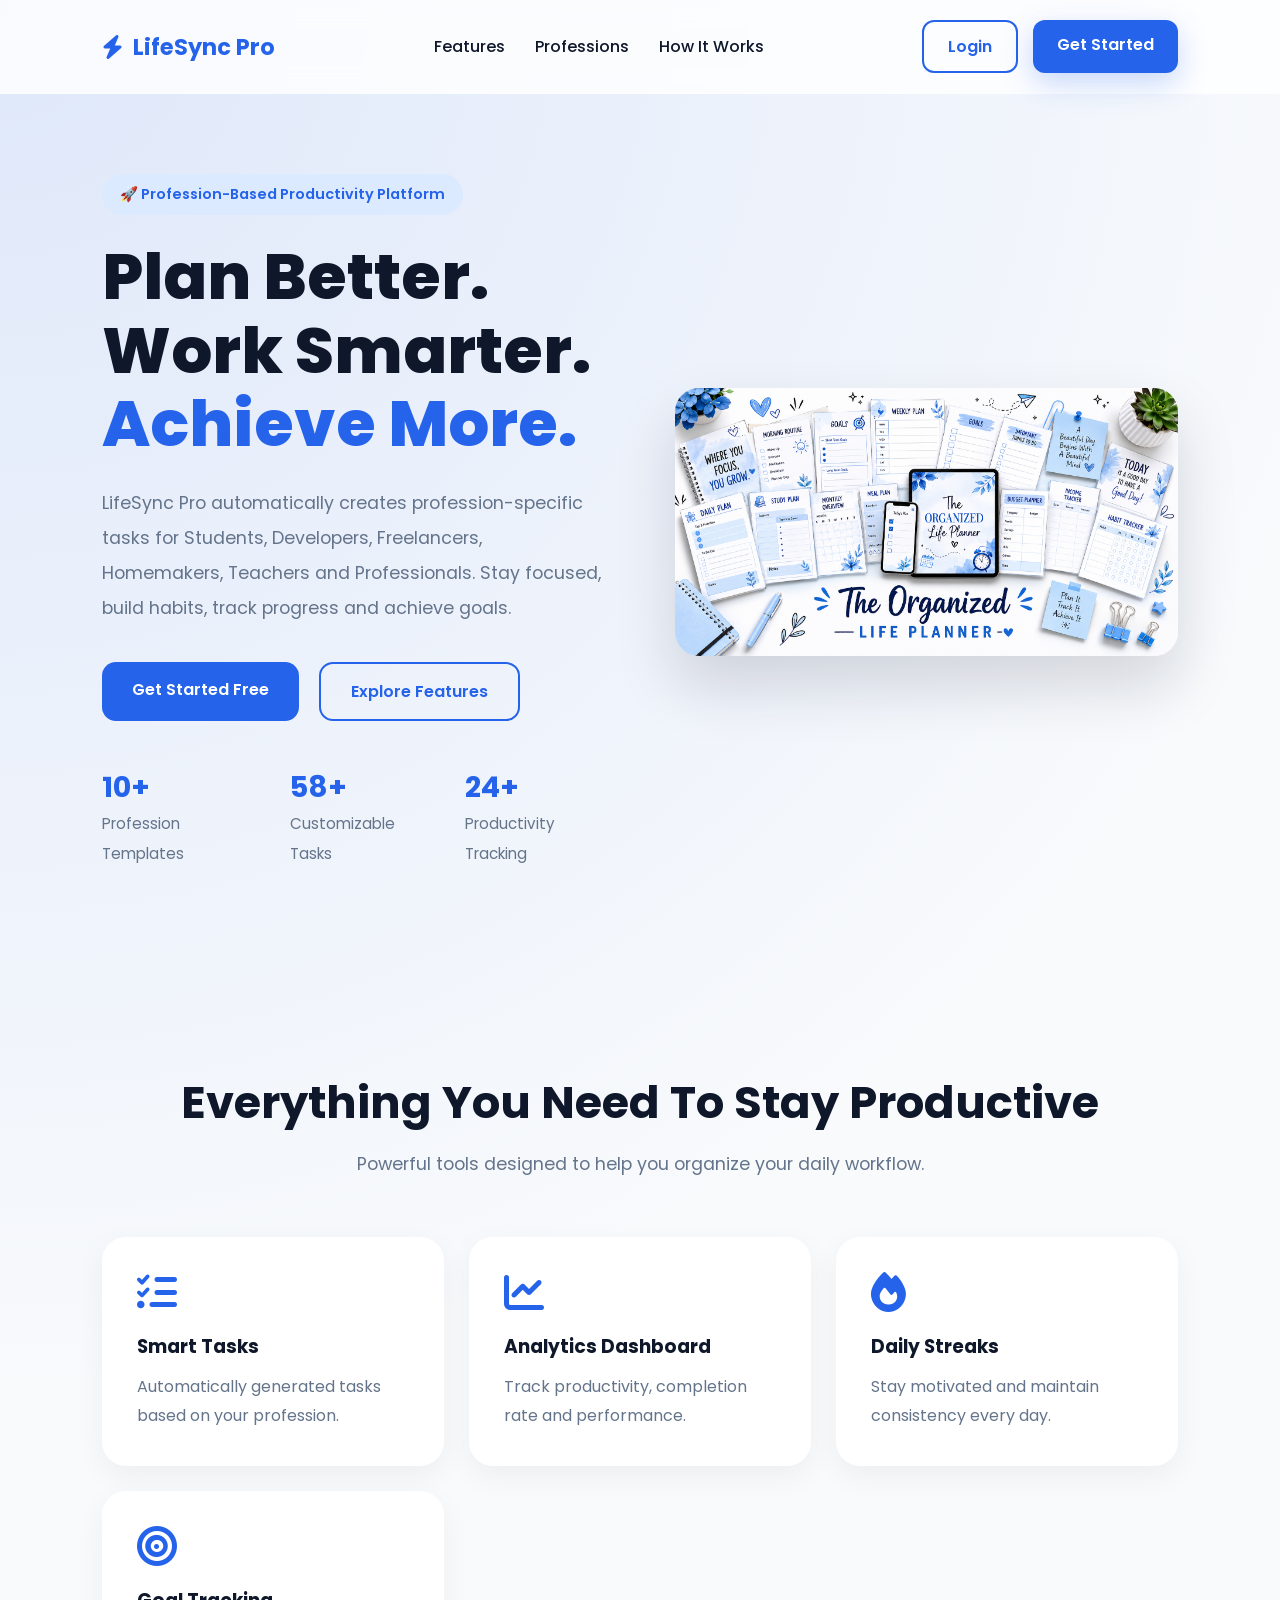
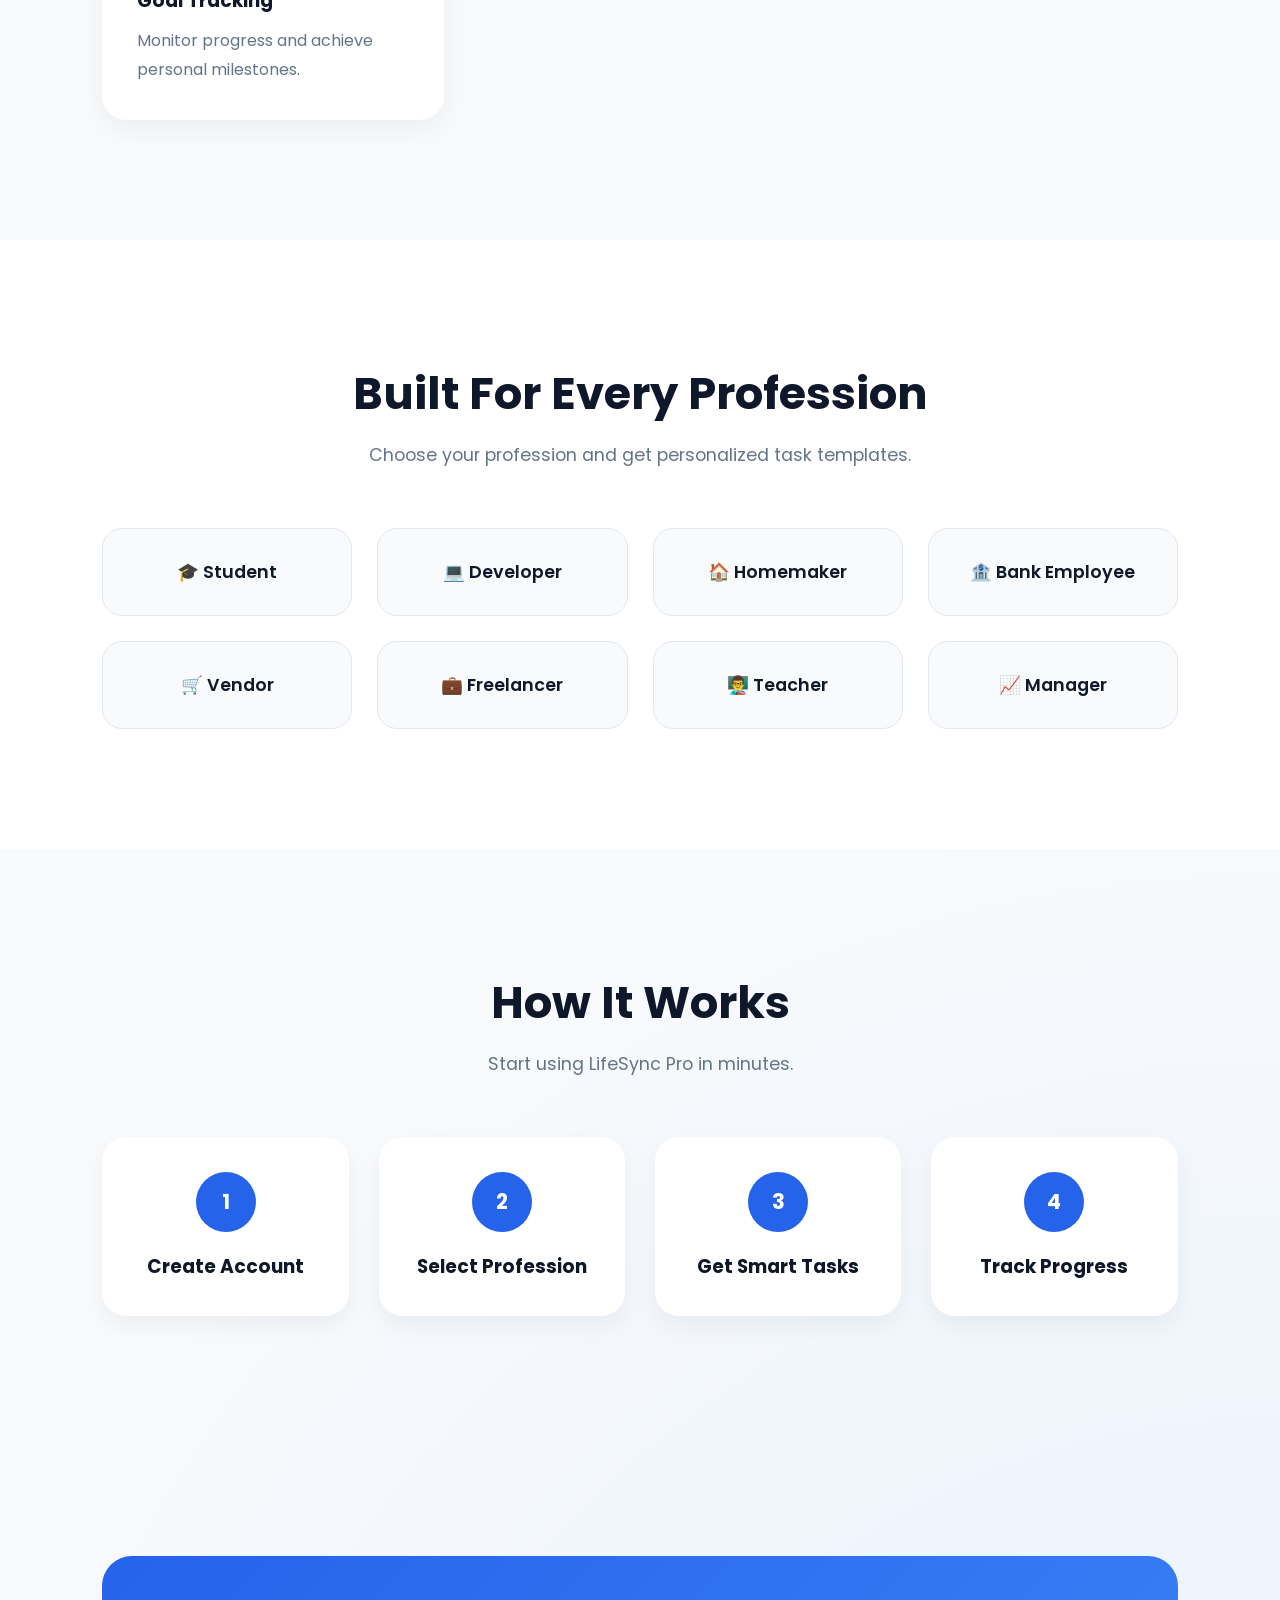
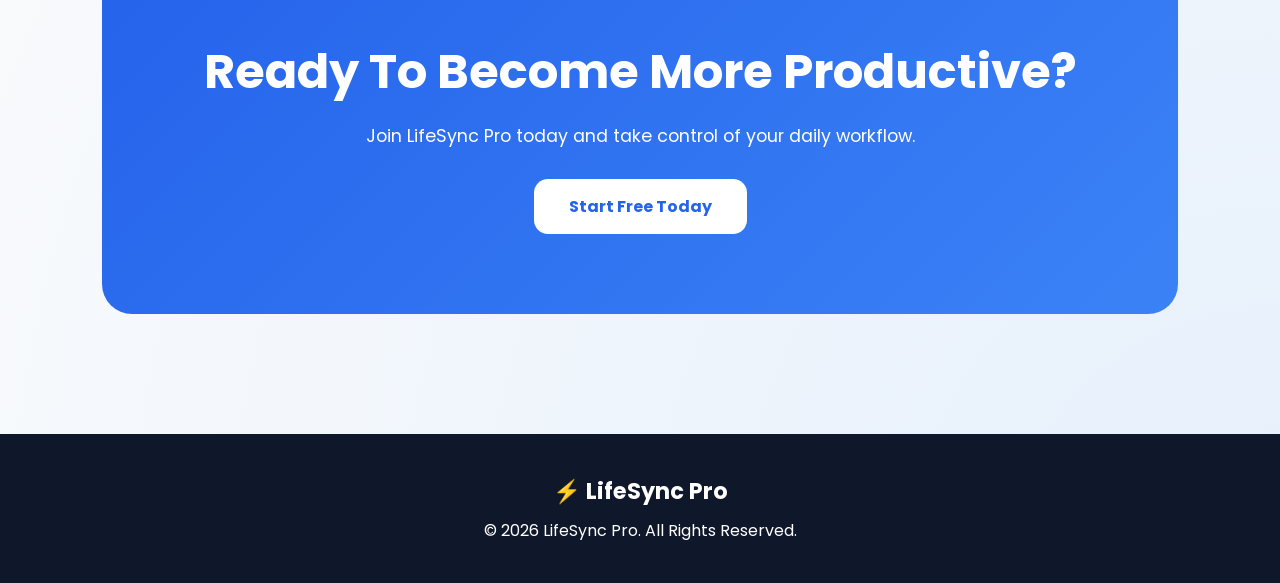
<file: index.html>
<!DOCTYPE html>

<html lang="en">

<head>

<meta charset="UTF-8">

<meta name="viewport"
content="width=device-width, initial-scale=1.0">

<title>LifeSync Pro | Smart Productivity Platform</title>

<link rel="stylesheet"
href="./css/index.css">


<link rel="preconnect"
href="https://fonts.googleapis.com">

<link href="https://fonts.googleapis.com/css2?family=Poppins:wght@300;400;500;600;700;800&display=swap"
rel="stylesheet">

<link rel="stylesheet"
href="https://cdnjs.cloudflare.com/ajax/libs/font-awesome/6.5.1/css/all.min.css"/>

</head>

<body>

<!-- NAVBAR -->

<nav class="navbar">

<div class="logo">

<i class="fa-solid fa-bolt"></i>

<span>LifeSync Pro</span>

</div>

<div class="nav-links">

<a href="#features">Features</a>

<a href="#professions">Professions</a>

<a href="#how-it-works">How It Works</a>

</div>

<div class="nav-actions">

<a href="./pages/login.html"
class="login-btn">

Login

</a>

<a href="./pages/register.html"
class="register-btn">

Get Started

</a>

</div>

</nav>

<!-- HERO -->

<section class="hero">

<div class="hero-content">

<div class="badge">

🚀 Profession-Based Productivity Platform

</div>

<h1>

Plan Better.<br>

Work Smarter.<br>

<span>Achieve More.</span>

</h1>

<p>

LifeSync Pro automatically creates
profession-specific tasks for Students,
Developers, Freelancers, Homemakers,
Teachers and Professionals.

Stay focused, build habits,
track progress and achieve goals.

</p>

<div class="hero-buttons">

<a href="./pages/register.html"
class="primary-btn">

Get Started Free

</a>

<a href="#features"
class="secondary-btn">

Explore Features

</a>

</div>

<div class="hero-stats">

<div>

<h3>10+</h3>

<p>Profession Templates</p>

</div>

<div>

<h3>100%</h3>

<p>Customizable Tasks</p>

</div>

<div>

<h3>24/7</h3>

<p>Productivity Tracking</p>

</div>

</div>

</div>

<div class="hero-image">

<img
src="./assets/banner.png"
alt="Dashboard Preview">

</div>

</section>

<!-- FEATURES -->

<section
id="features"
class="features">

<div class="section-header">

<h2>

Everything You Need To Stay Productive

</h2>

<p>

Powerful tools designed to help
you organize your daily workflow.

</p>

</div>

<div class="feature-grid">

<div class="feature-card">

<i class="fa-solid fa-list-check"></i>

<h3>

Smart Tasks

</h3>

<p>

Automatically generated tasks
based on your profession.

</p>

</div>

<div class="feature-card">

<i class="fa-solid fa-chart-line"></i>

<h3>

Analytics Dashboard

</h3>

<p>

Track productivity,
completion rate and performance.

</p>

</div>

<div class="feature-card">

<i class="fa-solid fa-fire"></i>

<h3>

Daily Streaks

</h3>

<p>

Stay motivated and
maintain consistency every day.

</p>

</div>

<div class="feature-card">

<i class="fa-solid fa-bullseye"></i>

<h3>

Goal Tracking

</h3>

<p>

Monitor progress and
achieve personal milestones.

</p>

</div>

</div>

</section>

<!-- PROFESSIONS -->

<section
id="professions"
class="professions">

<div class="section-header">

<h2>

Built For Every Profession

</h2>

<p>

Choose your profession and
get personalized task templates.

</p>

</div>

<div class="profession-grid">

<div class="profession-card">
🎓 Student
</div>

<div class="profession-card">
💻 Developer
</div>

<div class="profession-card">
🏠 Homemaker
</div>

<div class="profession-card">
🏦 Bank Employee
</div>

<div class="profession-card">
🛒 Vendor
</div>

<div class="profession-card">
💼 Freelancer
</div>

<div class="profession-card">
👨‍🏫 Teacher
</div>

<div class="profession-card">
📈 Manager
</div>

</div>

</section>

<!-- HOW IT WORKS -->

<section
id="how-it-works"
class="workflow">

<div class="section-header">

<h2>

How It Works

</h2>

<p>

Start using LifeSync Pro in minutes.

</p>

</div>

<div class="steps">

<div class="step">

<span>1</span>

<h3>Create Account</h3>

</div>

<div class="step">

<span>2</span>

<h3>Select Profession</h3>

</div>

<div class="step">

<span>3</span>

<h3>Get Smart Tasks</h3>

</div>

<div class="step">

<span>4</span>

<h3>Track Progress</h3>

</div>

</div>

</section>

<!-- CTA -->

<section class="cta">

<h2>

Ready To Become More Productive?

</h2>

<p>

Join LifeSync Pro today and
take control of your daily workflow.

</p>

<a href="./pages/register.html">

Start Free Today

</a>

</section>

<!-- FOOTER -->

<footer>

<div class="footer-logo">

⚡ LifeSync Pro

</div>

<p>

© 2026 LifeSync Pro.
All Rights Reserved.

</p>

</footer>

<script src="./js/index.js"></script>

</body>

</html>
</file>
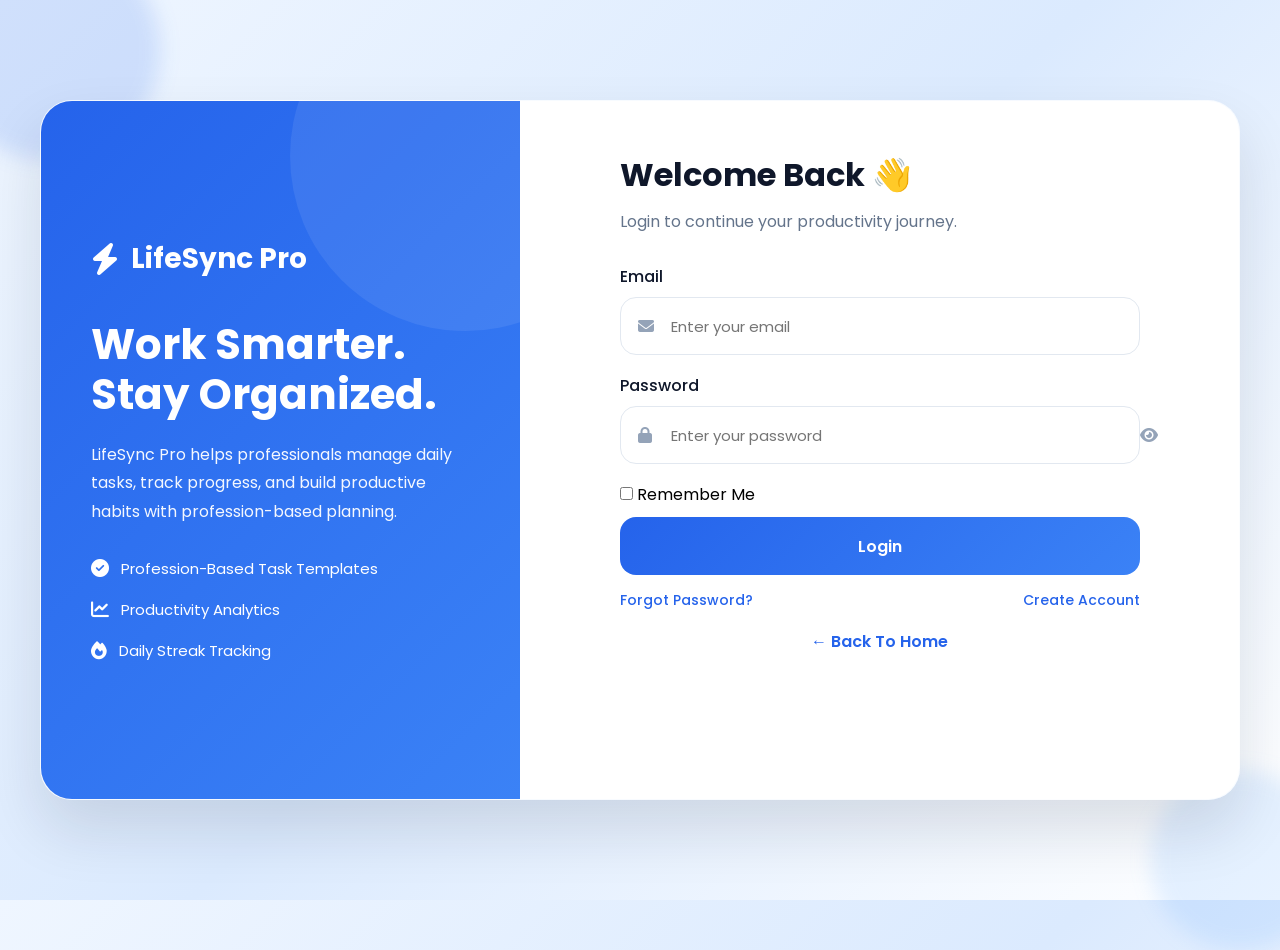
<file: pages/analytics.html>
<!DOCTYPE html>
<html lang="en">

<head>

<meta charset="UTF-8">

<meta name="viewport"
content="width=device-width, initial-scale=1.0">

<title>Analytics | LifeSync Pro</title>

<link rel="stylesheet"
href="../css/analytics.css">

<link rel="preconnect"
href="https://fonts.googleapis.com">

<link href="https://fonts.googleapis.com/css2?family=Poppins:wght@300;400;500;600;700&display=swap"
rel="stylesheet">

<link rel="stylesheet"
href="https://cdnjs.cloudflare.com/ajax/libs/font-awesome/6.5.1/css/all.min.css"/>

</head>

<body>

<div class="analytics-dashboard">

    <!-- SIDEBAR -->

    <aside class="sidebar">

        <div>

            <div class="logo">

                <i class="fa-solid fa-bolt"></i>

                <span>LifeSync Pro</span>

            </div>

            <div class="user-card">

                <div class="avatar">
                    <img
                id="profileAvatar"
                src="../assets/propic.png"
                alt="Profile"
              />
                    

                </div>

                <h3 id="userName">

                    User Name

                </h3>

                <p id="userProfession">

                    Profession

                </p>

            </div>

            <nav class="menu">

                <a href="dashboard.html">

                    <i class="fa-solid fa-house"></i>
                    Dashboard

                </a>

                <a href="tasks.html">

                    <i class="fa-solid fa-list-check"></i>
                    Tasks

                </a>

                <a href="analytics.html"
                class="active">

                    <i class="fa-solid fa-chart-line"></i>
                    Analytics

                </a>

                <a href="profile.html">

                    <i class="fa-solid fa-user"></i>
                    Profile

                </a>

                <a href="settings.html">

                    <i class="fa-solid fa-gear"></i>
                    Settings

                </a>

            </nav>

        </div>

        <button id="logoutBtn">

            <i class="fa-solid fa-right-from-bracket"></i>

            Logout

        </button>

    </aside>

    <!-- MAIN CONTENT -->

    <main class="main-content">

        <section class="page-header">

            <div>

                <h1>

                    Productivity Analytics 📈

                </h1>

                <p>

                    Monitor your performance and
                    productivity growth.

                </p>

            </div>

            <div id="todayDate"
            class="date-box">

            </div>

        </section>

        <!-- KPI CARDS -->

        <section class="analytics-cards">

            <div class="analytics-card">

                <i class="fa-solid fa-list-check"></i>

                <h2 id="totalTasks">

                    0

                </h2>

                <p>Total Tasks</p>

            </div>

            <div class="analytics-card">

                <i class="fa-solid fa-circle-check"></i>

                <h2 id="completedTasks">

                    0

                </h2>

                <p>Completed</p>

            </div>

            <div class="analytics-card">

                <i class="fa-solid fa-clock"></i>

                <h2 id="pendingTasks">

                    0

                </h2>

                <p>Pending</p>

            </div>

            <div class="analytics-card">

                <i class="fa-solid fa-fire"></i>

                <h2 id="streakCount">

                    0

                </h2>

                <p>Daily Streak</p>

            </div>

        </section>

        <!-- PRODUCTIVITY SCORE -->

        <section class="score-section">

            <div class="score-card">

                <h2>

                    Productivity Score

                </h2>

                <div
                id="productivityScore"
                class="score-circle">

                    0%

                </div>

            </div>

            <div class="score-card">

                <h2>

                    Completion Rate

                </h2>

                <div
                id="completionRate"
                class="score-circle">

                    0%

                </div>

            </div>

        </section>

        <!-- PROGRESS BAR -->

        <section class="progress-section">

            <h2>

                Overall Progress

            </h2>

            <div class="progress-container">

                <div
                class="progress-fill"
                id="progressFill">

                </div>

            </div>

        </section>

        <!-- PROFESSION INSIGHTS -->

        <section class="profession-section">

            <h2>

                Profession Insights

            </h2>

            <div class="profession-card">

                <h3 id="professionTitle">

                    Developer

                </h3>

                <p id="professionMessage">

                    Keep improving daily.

                </p>

            </div>

        </section>

        <!-- ACHIEVEMENTS -->

        <section class="achievement-section">

            <h2>

                Achievements

            </h2>

            <div class="achievement-grid">

                <div class="achievement">

                    🔥 Daily Streak

                </div>

                <div class="achievement">

                    ⚡ Task Master

                </div>

                <div class="achievement">

                    🏆 Productivity Hero

                </div>

                <div class="achievement">

                    🚀 Consistency Pro

                </div>

            </div>

        </section>

    </main>

    <!-- RIGHT PANEL -->

    <aside class="right-panel">

        <div class="tip-card">

            <h3>

                Productivity Tip

            </h3>

            <p>

                Complete important tasks first.
                Small wins build momentum.

            </p>

        </div>

        <div class="tip-card">

            <h3>

                Goal Status

            </h3>

            <p id="goalStatus">

                Keep Going 🚀

            </p>

        </div>

        <div class="tip-card">

            <h3>

                Motivation

            </h3>

            <p>

                Consistency beats intensity.
                Focus on progress every day.

            </p>

        </div>

    </aside>

</div>

<script type="module"
src="../js/analytics.js"></script>

</body>
</html>
</file>
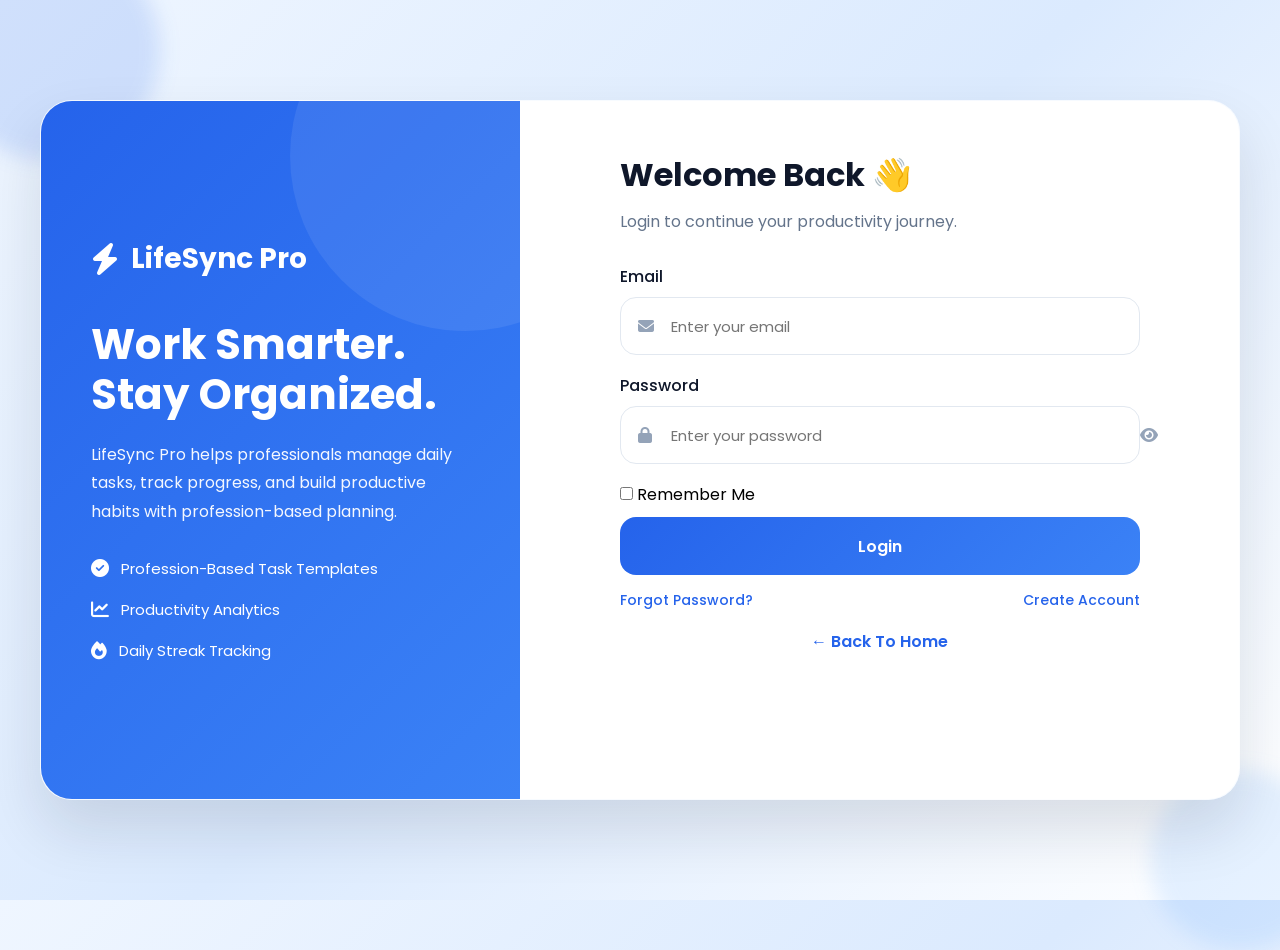
<file: pages/dashboard.html>
<!doctype html>
<html lang="en">
  <head>
    <meta charset="UTF-8" />
    <meta name="viewport" content="width=device-width, initial-scale=1.0" />

    <title>Dashboard | LifeSync Pro</title>

    <link rel="stylesheet" href="../css/dashboard.css" />

    <link
      href="https://fonts.googleapis.com/css2?family=Poppins:wght@300;400;500;600;700;800&display=swap"
      rel="stylesheet"
    />

    <link
      rel="stylesheet"
      href="https://cdnjs.cloudflare.com/ajax/libs/font-awesome/6.5.1/css/all.min.css"
    />
  </head>

  <body>
    <div class="dashboard">
      <!-- SIDEBAR -->

      <aside class="sidebar">
        <div>
          <div class="logo">
            <i class="fa-solid fa-bolt"></i>

            <span>LifeSync Pro</span>
          </div>

          <div class="user-card">
            <div class="avatar">
              <img
                id="profileAvatar"
                src="../assets/propic.png"
                alt="Profile"
              />
            </div>

            <h3 id="sidebarName">User</h3>

            <p id="sidebarProfession">Profession</p>
          </div>

          <nav class="menu">
            <a href="dashboard.html" class="active">
              <i class="fa-solid fa-house"></i>

              Dashboard
            </a>

            <a href="tasks.html">
              <i class="fa-solid fa-list-check"></i>

              Tasks
            </a>

            <a href="analytics.html">
              <i class="fa-solid fa-chart-line"></i>

              Analytics
            </a>

            <a href="profile.html">
              <i class="fa-solid fa-user"></i>

              Profile
            </a>

            <a href="settings.html">
              <i class="fa-solid fa-gear"></i>

              Settings
            </a>
          </nav>
        </div>

        <button id="logoutBtn">
          <i class="fa-solid fa-right-from-bracket"></i>

          Logout
        </button>
      </aside>

      <!-- MAIN CONTENT -->

      <main class="main-content">
        <!-- HERO -->

        <section class="hero-card">
          <div>
            <h1 id="welcomeUser">Welcome Back 👋</h1>

            <p id="professionBadge">Developer</p>

            <span id="todayDate"></span>
          </div>

          <div class="hero-progress">
            <div class="circle">
              <span id="progressPercent"> 0% </span>
            </div>

            <p>Today's Progress</p>
          </div>
        </section>

        <!-- STATS -->

        <section class="stats-grid">
          <div class="stat-card">
            <i class="fa-solid fa-list-check"></i>

            <div>
              <h2 id="totalTasks">0</h2>

              <p>Total Tasks</p>
            </div>
          </div>

          <div class="stat-card">
            <i class="fa-solid fa-circle-check"></i>

            <div>
              <h2 id="completedTasks">0</h2>

              <p>Completed</p>
            </div>
          </div>

          <div class="stat-card">
            <i class="fa-solid fa-clock"></i>

            <div>
              <h2 id="pendingTasks">0</h2>

              <p>Pending</p>
            </div>
          </div>

          <div class="stat-card">
            <i class="fa-solid fa-fire"></i>

            <div>
              <h2 id="streakCount">0</h2>

              <p>Streak</p>
            </div>
          </div>
        </section>
        <section class="planner-section">
          <div class="planner-header">
            <h2>Build Better Habits Every Day 🚀</h2>

            <p>Small actions repeated daily create extraordinary results.</p>
          </div>

          <!-- Slider -->

          <div class="planner-slider">
            <div class="slide active">
              <img src="../assets/slider1.png" alt="Morning Routine" />

              <div class="slide-content">
                <h3>Start Your Day With Purpose</h3>

                <p>
                  Plan your day before distractions begin. A clear plan
                  increases productivity and reduces stress.
                </p>
              </div>
            </div>

            <div class="slide">
              <img src="../assets/slider2.png" alt="Focus" />

              <div class="slide-content">
                <h3>Focus On Important Work</h3>

                <p>
                  Complete high-priority tasks first and avoid multitasking.
                </p>
              </div>
            </div>

            <div class="slide">
              <img src="../assets/slider3.png" alt="Success" />

              <div class="slide-content">
                <h3>Consistency Builds Success</h3>

                <p>Daily discipline beats occasional motivation.</p>
              </div>
            </div>
          </div>

          <!-- Habit Cards -->

          <div class="habit-grid">
            <div class="habit-card">
              <i class="fa-solid fa-sun"></i>
              <h4>Morning Planning</h4>
              <p>Create a task list before starting work.</p>
            </div>

            <div class="habit-card">
              <i class="fa-solid fa-bullseye"></i>
              <h4>Stay Focused</h4>
              <p>Work on one important task at a time.</p>
            </div>

            <div class="habit-card">
              <i class="fa-solid fa-book"></i>
              <h4>Learn Daily</h4>
              <p>Spend 30 minutes learning new skills.</p>
            </div>

            <div class="habit-card">
              <i class="fa-solid fa-bed"></i>
              <h4>Rest Well</h4>
              <p>Proper sleep improves productivity.</p>
            </div>
          </div>
        </section>
      </main>

      <!-- RIGHT PANEL -->

      <aside class="right-panel">
        <div class="glass-card">
          <h3>Today's Focus</h3>

          <p id="focusText">Stay productive and finish your important tasks.</p>
        </div>

        <div class="glass-card">
          <h3>Quick Summary</h3>

          <p>
            Completed:
            <strong id="summaryCompleted"> 0 </strong>
          </p>

          <p>
            Pending:
            <strong id="summaryPending"> 0 </strong>
          </p>
        </div>

        <div class="glass-card quote">
          <h3>Motivation</h3>

          <p>Small progress every day leads to big results.</p>
        </div>
      </aside>
    </div>

    <script type="module" src="../js/dashboard.js"></script>
  </body>
</html>
</file>
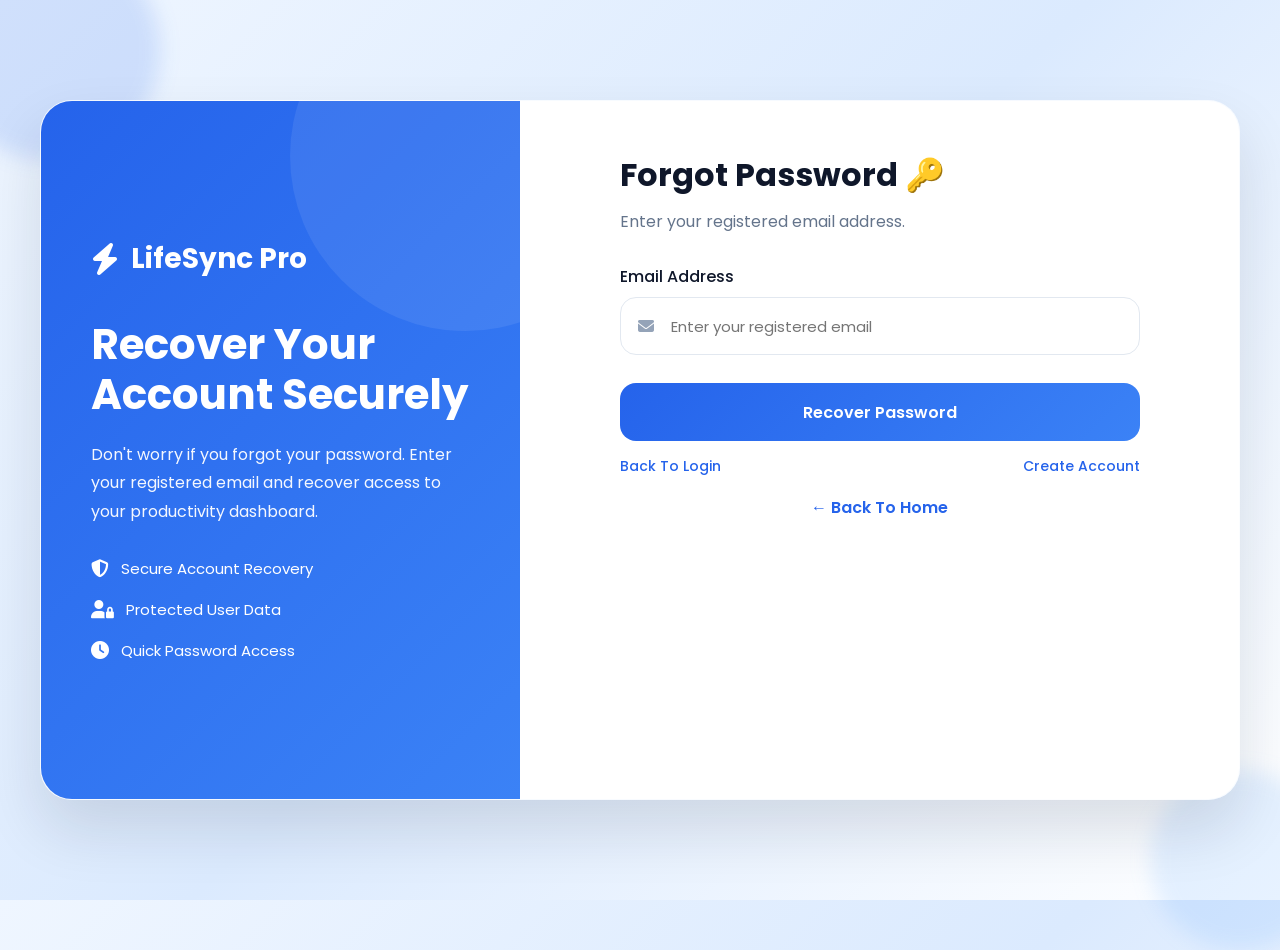
<file: pages/forgot-password.html>
<!DOCTYPE html>
<html lang="en">

<head>

<meta charset="UTF-8">

<meta name="viewport"
content="width=device-width, initial-scale=1.0">

<title>Forgot Password | LifeSync Pro</title>

<link rel="stylesheet"
href="../css/auth.css">

<link rel="preconnect"
href="https://fonts.googleapis.com">

<link href="https://fonts.googleapis.com/css2?family=Poppins:wght@300;400;500;600;700&display=swap"
rel="stylesheet">

<link rel="stylesheet"
href="https://cdnjs.cloudflare.com/ajax/libs/font-awesome/6.5.1/css/all.min.css"/>

</head>

<body>

<div class="shape shape1"></div>
<div class="shape shape2"></div>
<div class="shape shape3"></div>

<div class="auth-container">

    <!-- LEFT PANEL -->

    <div class="auth-left">

        <div class="logo">

            <i class="fa-solid fa-bolt"></i>

            <span>LifeSync Pro</span>

        </div>

        <h1>

            Recover Your
            Account Securely

        </h1>

        <p>

            Don't worry if you forgot your password.
            Enter your registered email and recover
            access to your productivity dashboard.

        </p>

        <div class="features">

            <div>

                <i class="fa-solid fa-shield-halved"></i>

                Secure Account Recovery

            </div>

            <div>

                <i class="fa-solid fa-user-lock"></i>

                Protected User Data

            </div>

            <div>

                <i class="fa-solid fa-clock"></i>

                Quick Password Access

            </div>

        </div>

    </div>

    <!-- RIGHT PANEL -->

    <div class="auth-right">

        <div class="auth-card">

            <h2>

                Forgot Password 🔑

            </h2>

            <p>

                Enter your registered email address.

            </p>

            <form id="forgotForm">

                <div class="form-group">

                    <label>Email Address</label>

                    <div class="input-wrapper">

                        <i class="fa-solid fa-envelope"></i>

                        <input
                        type="email"
                        id="forgotEmail"
                        placeholder="Enter your registered email"
                        required>

                    </div>

                </div>

                <button
                type="submit"
                class="auth-btn">

                    Recover Password

                </button>

            </form>

            <div class="auth-links">

                <a href="login.html">

                    Back To Login

                </a>

                <a href="register.html">

                    Create Account

                </a>

            </div>

            <div class="back-home">

                <a href="../index.html">

                    ← Back To Home

                </a>

            </div>

        </div>

    </div>

</div>

<script type="module"
src="../js/auth.js"></script>

</body>

</html>
</file>
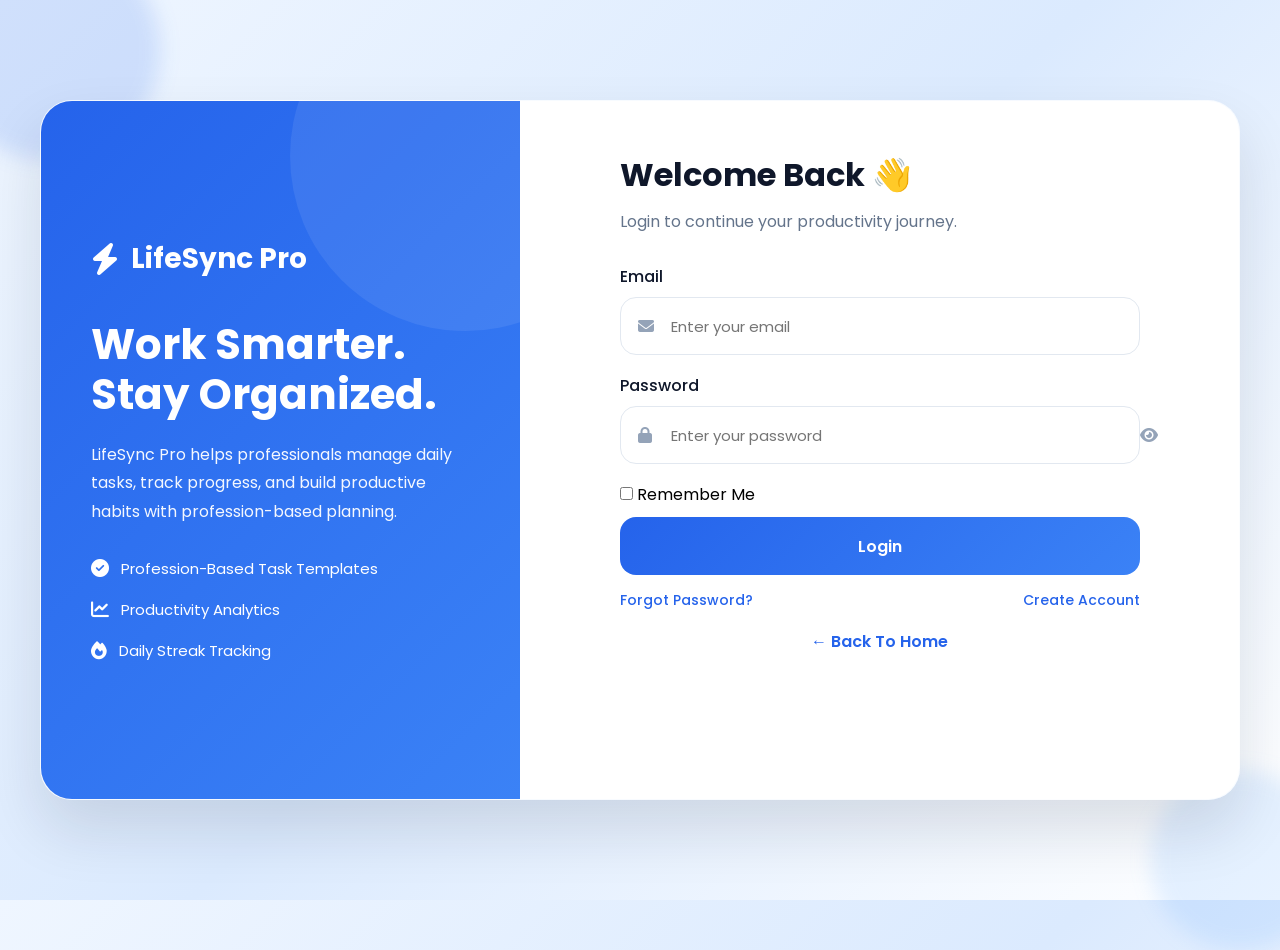
<file: pages/login.html>
<!doctype html>
<html lang="en">
  <head>
    <meta charset="UTF-8" />

    <meta name="viewport" content="width=device-width, initial-scale=1.0" />

    <title>Login | LifeSync Pro</title>

    <link rel="stylesheet" href="../css/auth.css" />

    <link rel="preconnect" href="https://fonts.googleapis.com" />

    <link
      href="https://fonts.googleapis.com/css2?family=Poppins:wght@300;400;500;600;700&display=swap"
      rel="stylesheet"
    />

    <link
      rel="stylesheet"
      href="https://cdnjs.cloudflare.com/ajax/libs/font-awesome/6.5.1/css/all.min.css"
    />
  </head>

  <body>
    <div class="shape shape1"></div>
    <div class="shape shape2"></div>
    <div class="shape shape3"></div>

    <div class="auth-container">
      <!-- LEFT PANEL -->

      <div class="auth-left">
        <div class="logo">
          <i class="fa-solid fa-bolt"></i>

          <span>LifeSync Pro</span>
        </div>

        <h1>
          Work Smarter.<br />
          Stay Organized.
        </h1>

        <p>
          LifeSync Pro helps professionals manage daily tasks, track progress,
          and build productive habits with profession-based planning.
        </p>

        <div class="features">
          <div>
            <i class="fa-solid fa-circle-check"></i>

            Profession-Based Task Templates
          </div>

          <div>
            <i class="fa-solid fa-chart-line"></i>

            Productivity Analytics
          </div>

          <div>
            <i class="fa-solid fa-fire"></i>

            Daily Streak Tracking
          </div>
        </div>
      </div>

      <!-- RIGHT PANEL -->

      <div class="auth-right">
        <div class="auth-card">
          <h2>Welcome Back 👋</h2>

          <p>Login to continue your productivity journey.</p>

          <form id="loginForm">
            <div class="form-group">
              <label>Email</label>

              <div class="input-wrapper">
                <i class="fa-solid fa-envelope"></i>

                <input
                  type="email"
                  id="email"
                  placeholder="Enter your email"
                  required
                />
              </div>
            </div>

            <div class="form-group">
              <label>Password</label>

              <div class="input-wrapper">
                <i class="fa-solid fa-lock"></i>

                <input
                  type="password"
                  id="password"
                  placeholder="Enter your password"
                  required
                />

                <span class="password-toggle" id="togglePassword">
                  <i class="fa-solid fa-eye"></i>
                </span>
              </div>
            </div>

            <div class="remember-row">
              <label>
                <input type="checkbox" id="rememberMe" />

                Remember Me
              </label>
            </div>

            <button type="submit" class="auth-btn">Login</button>
          </form>

          <div class="auth-links">
            <a href="forgot-password.html"> Forgot Password? </a>

            <a href="register.html"> Create Account </a>
          </div>

          <div class="back-home">
            <a href="../index.html"> ← Back To Home </a>
          
      </div>
    </div>
    
    <script type="module" src="../js/auth.js"></script>
  </body>
</html>
</file>
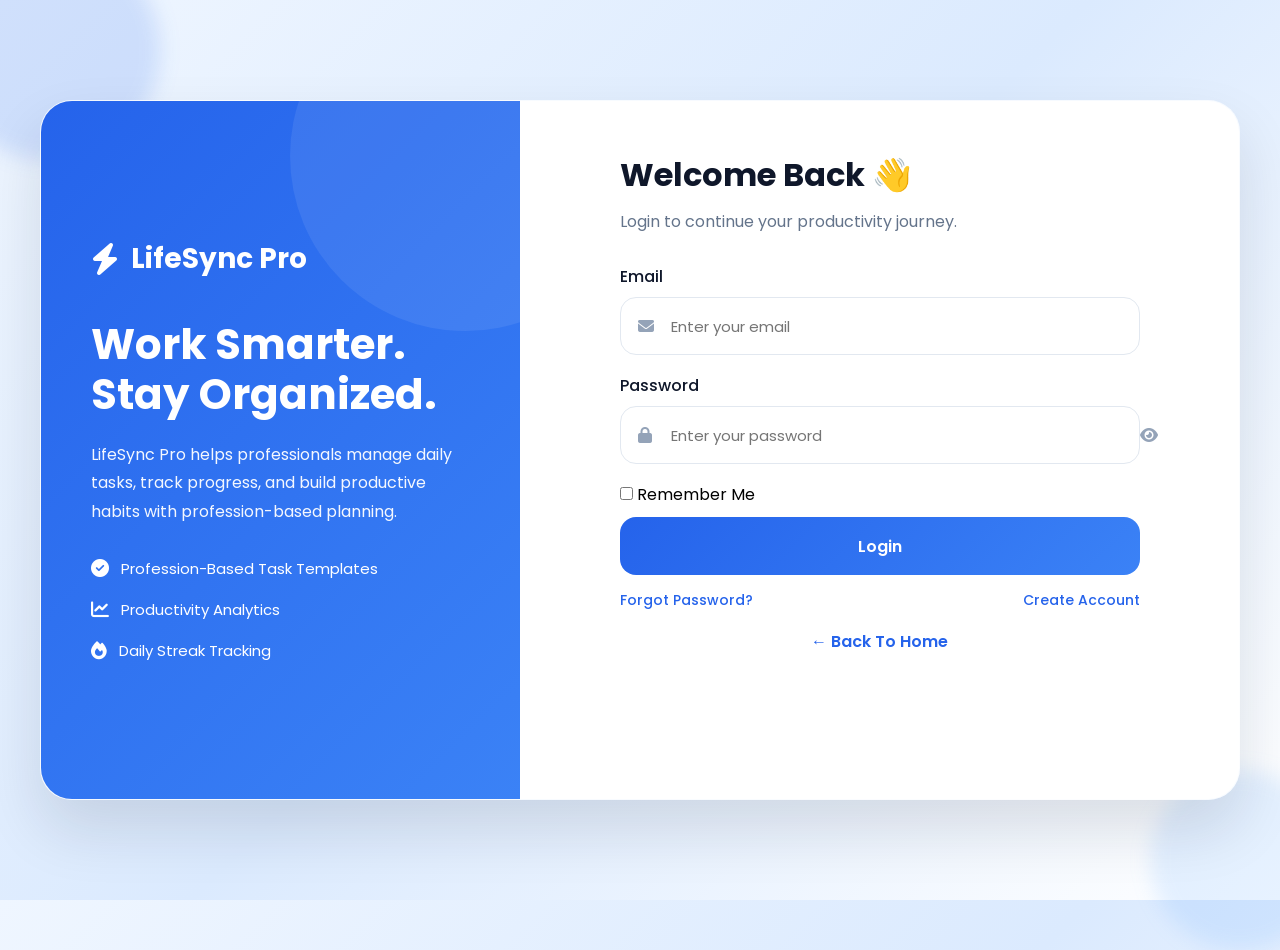
<file: pages/profile.html>
<!DOCTYPE html>
<html lang="en">

<head>

<meta charset="UTF-8">

<meta name="viewport"
content="width=device-width, initial-scale=1.0">

<title>Profile | LifeSync Pro</title>

<link rel="stylesheet"
href="../css/profile.css">

<link rel="preconnect"
href="https://fonts.googleapis.com">

<link href="https://fonts.googleapis.com/css2?family=Poppins:wght@300;400;500;600;700&display=swap"
rel="stylesheet">

<link rel="stylesheet"
href="https://cdnjs.cloudflare.com/ajax/libs/font-awesome/6.5.1/css/all.min.css"/>

</head>

<body>

<div class="profile-dashboard">

    <!-- SIDEBAR -->

    <aside class="sidebar">

        <div>

            <div class="logo">

                <i class="fa-solid fa-bolt"></i>

                <span>LifeSync Pro</span>

            </div>

            <nav class="menu">

                <a href="dashboard.html">

                    <i class="fa-solid fa-house"></i>
                    Dashboard

                </a>

                <a href="tasks.html">

                    <i class="fa-solid fa-list-check"></i>
                    Tasks

                </a>

                <a href="analytics.html">

                    <i class="fa-solid fa-chart-line"></i>
                    Analytics

                </a>

                <a href="profile.html"
                class="active">

                    <i class="fa-solid fa-user"></i>
                    Profile

                </a>

                <a href="settings.html">

                    <i class="fa-solid fa-gear"></i>
                    Settings

                </a>

            </nav>

        </div>

        <button id="logoutBtn">

            <i class="fa-solid fa-right-from-bracket"></i>

            Logout

        </button>

    </aside>

    <!-- MAIN CONTENT -->

    <main class="main-content">
<section class="profile-header">

    <div class="profile-avatar">

        <img
        id="profileImage"
        src="../assets/propic.png"
        alt="Profile">

        <label
        for="profileUpload"
        class="upload-btn">

            <i class="fa-solid fa-camera"></i>

        </label>

        <input
        type="file"
        id="profileUpload"
        accept="image/*"
        hidden>

    </div>

    <div>

        <h1 id="profileName">
            User Name
        </h1>

        <p id="profileProfession">
            Profession
        </p>

    </div>

</section>

        <!-- PROFILE INFO -->

        <section class="profile-card">

            <h2>

                Personal Information

            </h2>

            <div class="info-grid">

                <div class="info-item">

                    <label>Name</label>

                    <p id="userName">

                        --

                    </p>

                </div>

                <div class="info-item">

                    <label>Email</label>

                    <p id="userEmail">

                        --

                    </p>

                </div>

                <div class="info-item">

                    <label>Profession</label>

                    <p id="userProfession">

                        --

                    </p>

                </div>

                <div class="info-item">

    <label>Current Streak</label>

    <p id="profileStreak">

        0 Days

    </p>

</div>

                <div class="info-item">

                    <label>Joined Date</label>

                    <p id="joinedDate">

                        --

                    </p>

                </div>

            </div>

        </section>

        <!-- PRODUCTIVITY -->

        <section class="stats-section">

            <div class="stat-card">

                <i class="fa-solid fa-list-check"></i>

                <h2 id="totalTasks">

                    0

                </h2>

                <p>Total Tasks</p>

            </div>

            <div class="stat-card">

                <i class="fa-solid fa-circle-check"></i>

                <h2 id="completedTasks">

                    0

                </h2>

                <p>Completed</p>

            </div>

            <div class="stat-card">

                <i class="fa-solid fa-clock"></i>

                <h2 id="pendingTasks">

                    0

                </h2>

                <p>Pending</p>

            </div>

            <div class="stat-card">

                <i class="fa-solid fa-fire"></i>

                <h2 id="streakCount">

                    0

                </h2>

                <p>Daily Streak</p>

            </div>

        </section>

        <!-- ACHIEVEMENTS -->

        <section class="achievement-section">

            <h2>

                Achievements

            </h2>

            <div class="achievement-grid">

                <div class="achievement-card">

                    🏆 Productivity Hero

                </div>

                <div class="achievement-card">

                    🚀 Goal Achiever

                </div>

                <div class="achievement-card">

                    🔥 Consistency Master

                </div>

                <div class="achievement-card">

                    ⚡ Task Champion

                </div>

            </div>

        </section>

    </main>

    <!-- RIGHT PANEL -->

    <aside class="right-panel">

        <div class="profile-summary">

            <h3>

                Profile Summary

            </h3>

            <p>

                Keep building productive habits and
                complete tasks consistently to
                improve your performance.

            </p>

        </div>

        <div class="profile-summary">

            <h3>

                Current Goal

            </h3>

            <p id="goalMessage">

                Stay Consistent 🚀

            </p>

        </div>

        <div class="profile-summary">

            <h3>

                Productivity Score

            </h3>

            <div class="score-circle"
            id="productivityScore">

                0%

            </div>

        </div>

    </aside>

</div>

<script type="module"
src="../js/profile.js"></script>

</body>
</html>
</file>
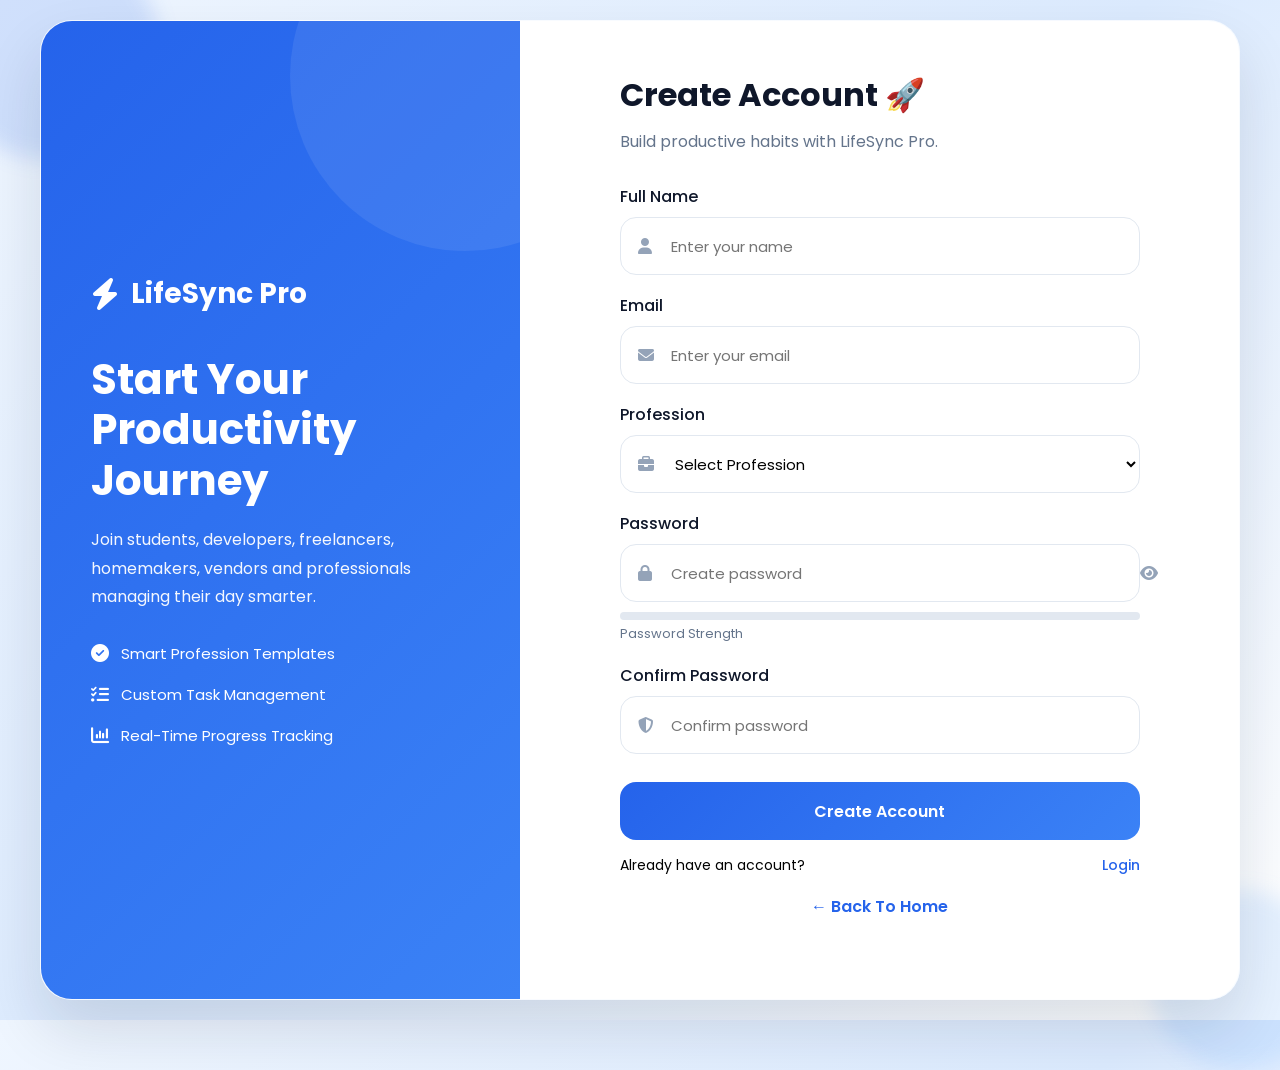
<file: pages/register.html>
<!DOCTYPE html>
<html lang="en">

<head>

<meta charset="UTF-8">

<meta name="viewport"
content="width=device-width, initial-scale=1.0">

<title>Register | LifeSync Pro</title>

<link rel="stylesheet"
href="../css/auth.css">

<link rel="preconnect"
href="https://fonts.googleapis.com">

<link href="https://fonts.googleapis.com/css2?family=Poppins:wght@300;400;500;600;700&display=swap"
rel="stylesheet">

<link rel="stylesheet"
href="https://cdnjs.cloudflare.com/ajax/libs/font-awesome/6.5.1/css/all.min.css"/>

</head>

<body>

<div class="shape shape1"></div>
<div class="shape shape2"></div>
<div class="shape shape3"></div>

<div class="auth-container">

    <!-- LEFT PANEL -->

    <div class="auth-left">

        <div class="logo">

            <i class="fa-solid fa-bolt"></i>

            <span>LifeSync Pro</span>

        </div>

        <h1>

            Start Your
            Productivity Journey

        </h1>

        <p>

            Join students, developers,
            freelancers, homemakers,
            vendors and professionals
            managing their day smarter.

        </p>

        <div class="features">

            <div>

                <i class="fa-solid fa-circle-check"></i>

                Smart Profession Templates

            </div>

            <div>

                <i class="fa-solid fa-list-check"></i>

                Custom Task Management

            </div>

            <div>

                <i class="fa-solid fa-chart-column"></i>

                Real-Time Progress Tracking

            </div>

        </div>

    </div>

    <!-- RIGHT PANEL -->

    <div class="auth-right">

        <div class="auth-card">

            <h2>

                Create Account 🚀

            </h2>

            <p>

                Build productive habits with LifeSync Pro.

            </p>

            <form id="registerForm">

                <!-- NAME -->

                <div class="form-group">

                    <label>Full Name</label>

                    <div class="input-wrapper">

                        <i class="fa-solid fa-user"></i>

                        <input
                        type="text"
                        id="name"
                        placeholder="Enter your name"
                        required>

                    </div>

                </div>

                <!-- EMAIL -->

                <div class="form-group">

                    <label>Email</label>

                    <div class="input-wrapper">

                        <i class="fa-solid fa-envelope"></i>

                        <input
                        type="email"
                        id="email"
                        placeholder="Enter your email"
                        required>

                    </div>

                </div>

                <!-- PROFESSION -->

                <div class="form-group">

                    <label>Profession</label>

                    <div class="input-wrapper">

                        <i class="fa-solid fa-briefcase"></i>

                        <select
                        id="profession"
                        required>

                            <option value="">
                                Select Profession
                            </option>

                            <option>
                                Student
                            </option>

                            <option>
                                Developer
                            </option>

                            <option>
                                Homemaker
                            </option>

                            <option>
                                Bank Employee
                            </option>

                            <option>
                                Vendor
                            </option>

                            <option>
                                Freelancer
                            </option>

                            <option>
                                Teacher
                            </option>

                            <option>
                                Manager
                            </option>

                        </select>

                    </div>

                </div>

                <!-- PASSWORD -->

                <div class="form-group">

                    <label>Password</label>

                    <div class="input-wrapper">

                        <i class="fa-solid fa-lock"></i>

                        <input
                        type="password"
                        id="password"
                        placeholder="Create password"
                        required>

                        <span
                        class="password-toggle"
                        id="togglePassword">

                            <i class="fa-solid fa-eye"></i>

                        </span>

                    </div>

                    <div class="strength-container">

                        <div class="strength-track">

                            <div
                            id="strengthBar">

                            </div>

                        </div>

                        <small
                        id="strengthText">

                            Password Strength

                        </small>

                    </div>

                </div>

                <!-- CONFIRM PASSWORD -->

                <div class="form-group">

                    <label>Confirm Password</label>

                    <div class="input-wrapper">

                        <i class="fa-solid fa-shield-halved"></i>

                        <input
                        type="password"
                        id="confirmPassword"
                        placeholder="Confirm password"
                        required>

                    </div>

                </div>

                <button
                type="submit"
                class="auth-btn">

                    Create Account

                </button>

            </form>

            <div class="auth-links">

                <span>

                    Already have an account?

                </span>

                <a href="login.html">

                    Login

                </a>

            </div>

            <div class="back-home">

                <a href="../index.html">

                    ← Back To Home

                </a>

            </div>

        </div>

    </div>

</div>
<script type="module" src="../js/auth.js"></script>

</body>

</html>
</file>
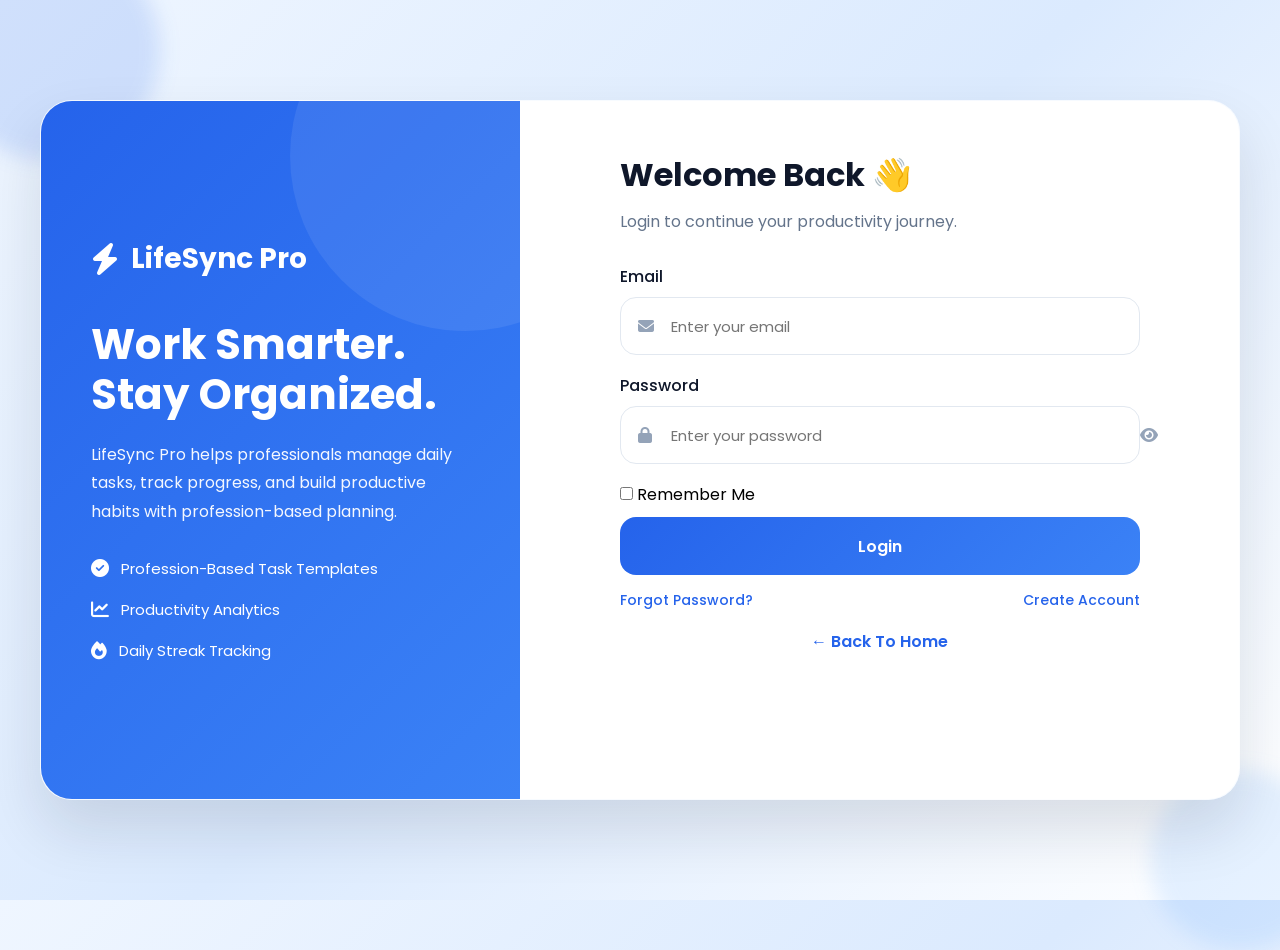
<file: pages/settings.html>
<!DOCTYPE html>
<html lang="en">

<head>

<meta charset="UTF-8">

<meta name="viewport"
content="width=device-width, initial-scale=1.0">

<title>Settings | LifeSync Pro</title>

<link rel="stylesheet"
href="../css/settings.css">

<link rel="preconnect"
href="https://fonts.googleapis.com">

<link href="https://fonts.googleapis.com/css2?family=Poppins:wght@300;400;500;600;700&display=swap"
rel="stylesheet">

<link rel="stylesheet"
href="https://cdnjs.cloudflare.com/ajax/libs/font-awesome/6.5.1/css/all.min.css"/>

</head>

<body>

<div class="settings-dashboard">

    <!-- SIDEBAR -->

    <aside class="sidebar">

        <div>

            <div class="logo">

                <i class="fa-solid fa-bolt"></i>

                <span>LifeSync Pro</span>

            </div>

            <nav class="menu">

                <a href="dashboard.html">

                    <i class="fa-solid fa-house"></i>
                    Dashboard

                </a>

                <a href="tasks.html">

                    <i class="fa-solid fa-list-check"></i>
                    Tasks

                </a>

                <a href="analytics.html">

                    <i class="fa-solid fa-chart-line"></i>
                    Analytics

                </a>

                <a href="profile.html">

                    <i class="fa-solid fa-user"></i>
                    Profile

                </a>

                <a href="settings.html"
                class="active">

                    <i class="fa-solid fa-gear"></i>
                    Settings

                </a>

            </nav>

        </div>

        <button id="logoutBtn">

            <i class="fa-solid fa-right-from-bracket"></i>

            Logout

        </button>

    </aside>

    <!-- MAIN CONTENT -->

    <main class="main-content">

        <div class="page-header">

            <h1>

                Account Settings

            </h1>

            <p>

                Manage your profile, preferences and account information.

            </p>

        </div>

        <!-- PROFILE SETTINGS -->

        <section class="settings-card">

            <h2>

                Profile Information

            </h2>

            <div class="profile-upload">

<img
id="profilePreview"
src="https://cdn-icons-png.flaticon.com/512/149/149071.png"
alt="Profile">

<label
for="profileImage"
class="upload-btn">

<i class="fa-solid fa-camera"></i>
Upload Photo

</label>

<input
type="file"
id="profileImage"
accept="image/*">

</div>

            <div class="form-grid">

                <div class="input-group">

                    <label>

                        Full Name

                    </label>

                    <input
                    type="text"
                    id="name">

                </div>

                <div class="input-group">

                    <label>

                        Email Address

                    </label>

                    <input
                    type="email"
                    id="email">

                </div>

                <div class="input-group">

                    <label>

                        Profession

                    </label>

                    <select
                    id="profession">

                        <option>
                            Student
                        </option>

                        <option>
                            Developer
                        </option>

                        <option>
                            Homemaker
                        </option>

                        <option>
                            Bank Employee
                        </option>

                        <option>
                            Vendor
                        </option>

                        <option>
                            Teacher
                        </option>

                        <option>
                            Freelancer
                        </option>

                        <option>
                            Manager
                        </option>

                    </select>

                </div>

                <div class="input-group">

                    <label>

                        New Password

                    </label>

                    <input
                    type="password"
                    id="password">

                </div>

            </div>

            <button
            id="saveBtn"
            class="save-btn">

                <i class="fa-solid fa-floppy-disk"></i>

                Save Changes

            </button>

        </section>

        <!-- APPEARANCE -->

        <section class="settings-card">

            <h2>

                Appearance

            </h2>

            <div class="theme-box">

                <div>

                    <h3>

                        Dark Mode

                    </h3>

                    <p>

                        Switch between light and dark theme.

                    </p>

                </div>

                <label class="switch">

                    <input
                    type="checkbox"
                    id="themeToggle">

                    <span
                    class="slider">

                    </span>

                </label>

            </div>

        </section>

        <!-- ACCOUNT INFO -->

        <section class="settings-card">

            <h2>

                Account Information

            </h2>

            <div class="account-info">

                <p>

                    Member Since:

                    <strong
                    id="joinedDate">

                    </strong>

                </p>

                <p>

                    Current Profession:

                    <strong
                    id="currentProfession">

                    </strong>

                </p>

            </div>

        </section>

        <!-- DANGER ZONE -->

        <section class="danger-card">

            <h2>

                Danger Zone

            </h2>

            <p>

                Permanently remove your account and all associated data.

            </p>

            <button
            id="deleteAccountBtn">

                <i class="fa-solid fa-trash"></i>

                Delete Account

            </button>

        </section>

    </main>

</div>

<script
type="module"
src="../js/settings.js">
</script>

</body>
</html>
</file>
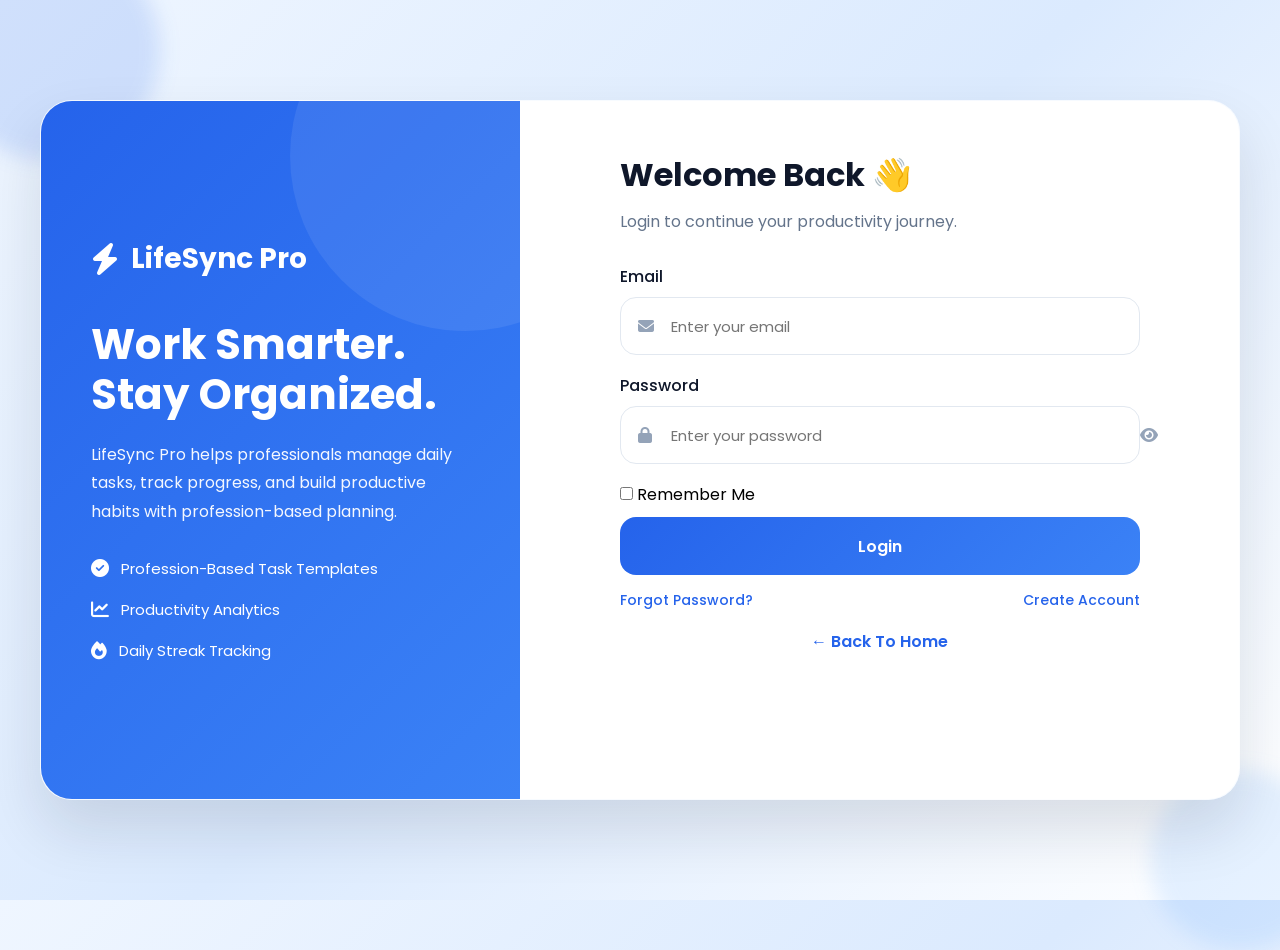
<file: pages/tasks.html>
<!doctype html>
<html lang="en">
  <head>
    <meta charset="UTF-8" />

    <meta name="viewport" content="width=device-width, initial-scale=1.0" />

    <title>Tasks | LifeSync Pro</title>

    <link rel="stylesheet" href="../css/tasks.css" />

    <link rel="preconnect" href="https://fonts.googleapis.com" />

    <link
      href="https://fonts.googleapis.com/css2?family=Poppins:wght@300;400;500;600;700&display=swap"
      rel="stylesheet"
    />

    <link
      rel="stylesheet"
      href="https://cdnjs.cloudflare.com/ajax/libs/font-awesome/6.5.1/css/all.min.css"
    />
  </head>

  <body>
    <div class="tasks-dashboard">
      <!-- SIDEBAR -->

      <aside class="sidebar">
        <div>
          <div class="logo">
            <i class="fa-solid fa-bolt"></i>

            <span>LifeSync Pro</span>
          </div>

          <div class="user-card">
            <div class="avatar">
              <img
                id="profileAvatar"
                src="../assets/propic.png"
                alt="Profile"
              />
            </div>

            <h3 id="userName">User Name</h3>

            <p id="userProfession">Profession</p>
          </div>

          <nav class="menu">
            <a href="dashboard.html">
              <i class="fa-solid fa-house"></i>

              Dashboard
            </a>

            <a href="tasks.html" class="active">
              <i class="fa-solid fa-list-check"></i>

              Tasks
            </a>

            <a href="analytics.html">
              <i class="fa-solid fa-chart-line"></i>

              Analytics
            </a>

            <a href="profile.html">
              <i class="fa-solid fa-user"></i>

              Profile
            </a>

            <a href="settings.html">
              <i class="fa-solid fa-gear"></i>

              Settings
            </a>
          </nav>
        </div>

        <button id="logoutBtn">
          <i class="fa-solid fa-right-from-bracket"></i>

          Logout
        </button>
      </aside>

      <!-- MAIN CONTENT -->

      <main class="main-content">
        <!-- PAGE HEADER -->

        <section class="page-header">
          <div>
            <h1>Task Management 🚀</h1>

            <p>Organize, track and complete your profession based tasks.</p>
          </div>

          <div class="date-box" id="todayDate"></div>
        </section>

        <!-- TASK STATS -->

        <section class="task-stats">
          <div class="stat-card">
            <i class="fa-solid fa-list"></i>

            <div>
              <h2 id="totalTasks">0</h2>

              <p>Total Tasks</p>
            </div>
          </div>

          <div class="stat-card">
            <i class="fa-solid fa-clock"></i>

            <div>
              <h2 id="pendingTasks">0</h2>

              <p>Pending</p>
            </div>
          </div>

          

          <div class="stat-card">
            <i class="fa-solid fa-circle-check"></i>

            <div>
              <h2 id="completedTasks">0</h2>

              <p>Completed</p>
            </div>
          </div>
        </section>

        <!-- ADD TASK -->

        <section class="task-controls">
          <input
            type="text"
            id="taskInput"
            placeholder="Enter custom task..."
          />

          <select id="priority">
            <option value="High">High Priority</option>

            <option value="Medium">Medium Priority</option>

            <option value="Low">Low Priority</option>
          </select>

          <button id="addTaskBtn">
            <i class="fa-solid fa-plus"></i>

            Add Task
          </button>
        </section>

        <!-- SEARCH -->

        <input
          type="text"
          id="searchTask"
          class="search-task"
          placeholder="Search task..."
        />
        <!-- TASK MANAGER -->

        <section class="task-card">
          <div class="task-top">
            <h2>Today's Tasks</h2>
          </div>

          <!-- FILTERS -->

          <div class="filters">
            <button class="filter-btn active" data-filter="all">All</button>

            <button class="filter-btn" data-filter="active">Active</button>

            <button class="filter-btn" data-filter="completed">
              Completed
            </button>
          </div>

          <!-- TASK LIST -->

          <div id="taskList"></div>
        </section>
      </main>

      <!-- RIGHT PANEL -->

      <aside class="right-panel">
        <div class="glass-card">
          <h3>Today's Goal 🎯</h3>

          <p>Complete at least 5 tasks and maintain your streak.</p>
        </div>

        <div class="glass-card">
          <h3>Productivity Score</h3>

          <div class="score" id="productivityScore">0%</div>
        </div>

        <div class="glass-card">
          <h3>Achievements</h3>

          <ul>
            <li>🔥 Daily Streak</li>

            <li>⚡ Task Master</li>

            <li>🏆 Productivity Hero</li>
          </ul>
        </div>

        <div class="glass-card quote">
          <h3>Motivation</h3>

          <p>Small progress every day leads to big achievements.</p>
        </div>
      </aside>
    </div>

    <script type="module" src="../js/tasks.js"></script>
  </body>
</html>
</file>
<file: css/index.css>
/* ==========================================
   LifeSync Pro - Premium SaaS Landing Page
========================================== */

*{
margin:0;
padding:0;
box-sizing:border-box;
font-family:'Poppins',sans-serif;
}

html{
scroll-behavior:smooth;
}

:root{

--primary:#2563eb;
--primary-dark:#1d4ed8;
--secondary:#60a5fa;

--text:#0f172a;
--text-light:#64748b;

--bg:#f8fafc;
--card:#ffffff;

--border:#e2e8f0;

}

body{

background:
radial-gradient(
circle at top left,
rgba(37,99,235,.12),
transparent 35%
),

radial-gradient(
circle at bottom right,
rgba(96,165,250,.12),
transparent 35%
),

var(--bg);

color:var(--text);

overflow-x:hidden;

}

/* ==========================================
   NAVBAR
========================================== */

.navbar{

position:sticky;
top:0;
z-index:1000;

display:flex;
justify-content:space-between;
align-items:center;

padding:20px 8%;

background:rgba(255,255,255,.8);

backdrop-filter:blur(15px);

border-bottom:1px solid rgba(255,255,255,.4);

}

.logo{

display:flex;
align-items:center;
gap:10px;

font-size:1.4rem;
font-weight:700;

color:var(--primary);

}

.logo i{

font-size:1.5rem;

}

.nav-links{

display:flex;
gap:30px;

}

.nav-links a{

text-decoration:none;
color:var(--text);

font-weight:500;

transition:.3s;

}

.nav-links a:hover{

color:var(--primary);

}

.nav-actions{

display:flex;
gap:15px;

}

.login-btn,
.register-btn{

text-decoration:none;
padding:12px 24px;

border-radius:12px;

font-weight:600;

transition:.3s;

}

.login-btn{

border:2px solid var(--primary);
color:var(--primary);

}

.login-btn:hover{

background:var(--primary);
color:white;

}

.register-btn{

background:var(--primary);
color:white;

box-shadow:
0 10px 30px rgba(37,99,235,.25);

}

.register-btn:hover{

transform:translateY(-3px);

}

/* ==========================================
   HERO
========================================== */

.hero{

min-height:90vh;

display:grid;
grid-template-columns:1fr 1fr;

align-items:center;

gap:70px;

padding:80px 8%;

}

.badge{

display:inline-block;

padding:10px 18px;

background:#dbeafe;

color:var(--primary);

font-size:.9rem;
font-weight:600;

border-radius:999px;

margin-bottom:25px;

}

.hero-content h1{

font-size:4rem;
line-height:1.15;

margin-bottom:25px;

font-weight:800;

}

.hero-content span{

color:var(--primary);

}

.hero-content p{

font-size:1.1rem;
line-height:2;

color:var(--text-light);

margin-bottom:35px;

max-width:600px;

}

.hero-buttons{

display:flex;
gap:20px;

margin-bottom:45px;

}

.primary-btn,
.secondary-btn{

text-decoration:none;

padding:15px 30px;

border-radius:14px;

font-weight:600;

transition:.3s;

}

.primary-btn{

background:var(--primary);
color:white;

}

.primary-btn:hover{

transform:translateY(-4px);

}

.secondary-btn{

border:2px solid var(--primary);

color:var(--primary);

}

.secondary-btn:hover{

background:var(--primary);
color:white;

}

.hero-stats{

display:flex;
gap:40px;

}

.hero-stats h3{

font-size:1.8rem;
color:var(--primary);

}

.hero-stats p{

font-size:.95rem;
margin:0;

}

/* ==========================================
   HERO IMAGE
========================================== */

.hero-image{

display:flex;
justify-content:center;
align-items:center;

}

.hero-image img{

width:100%;
max-width:750px;

border-radius:24px;

box-shadow:
0 30px 60px rgba(15,23,42,.15);

animation:floatCard 5s ease-in-out infinite;

transition:.4s;

}

.hero-image img:hover{

transform:scale(1.03);

}

/* ==========================================
   FEATURES
========================================== */

.features{

padding:120px 8%;

}

.section-header{

text-align:center;

margin-bottom:60px;

}

.section-header h2{

font-size:2.8rem;

margin-bottom:15px;

}

.section-header p{

font-size:1.1rem;

color:var(--text-light);

}

.feature-grid{

display:grid;

grid-template-columns:
repeat(auto-fit,minmax(280px,1fr));

gap:25px;

}

.feature-card{

background:white;

padding:35px;

border-radius:24px;

box-shadow:
0 10px 30px rgba(0,0,0,.05);

transition:.35s;

}

.feature-card:hover{

transform:translateY(-10px);

}

.feature-card i{

font-size:2.5rem;

color:var(--primary);

margin-bottom:20px;

}

.feature-card h3{

margin-bottom:12px;

}

.feature-card p{

color:var(--text-light);

line-height:1.8;

}

/* ==========================================
   PROFESSIONS
========================================== */

.professions{

padding:120px 8%;

background:white;

}

.profession-grid{

display:grid;

grid-template-columns:
repeat(auto-fit,minmax(220px,1fr));

gap:25px;

}

.profession-card{

padding:30px;

background:#f8fafc;

border:1px solid var(--border);

border-radius:20px;

text-align:center;

font-size:1.1rem;

font-weight:600;

transition:.3s;

cursor:pointer;

}

.profession-card:hover{

background:var(--primary);

color:white;

transform:translateY(-8px);

}

/* ==========================================
   HOW IT WORKS
========================================== */

.workflow{

padding:120px 8%;

}

.steps{

display:grid;

grid-template-columns:
repeat(auto-fit,minmax(220px,1fr));

gap:30px;

}

.step{

background:white;

padding:35px;

text-align:center;

border-radius:24px;

box-shadow:
0 10px 25px rgba(0,0,0,.05);

}

.step span{

width:60px;
height:60px;

display:flex;
align-items:center;
justify-content:center;

margin:auto;

border-radius:50%;

background:var(--primary);

color:white;

font-size:1.3rem;
font-weight:700;

margin-bottom:20px;

}

/* ==========================================
   CTA
========================================== */

.cta{

margin:120px 8%;

padding:80px;

border-radius:30px;

text-align:center;

background:
linear-gradient(
135deg,
#2563eb,
#3b82f6
);

color:white;

}

.cta h2{

font-size:3rem;

margin-bottom:15px;

}

.cta p{

font-size:1.1rem;

margin-bottom:30px;

}

.cta a{

display:inline-block;

text-decoration:none;

background:white;

color:var(--primary);

padding:15px 35px;

border-radius:14px;

font-weight:700;

}

/* ==========================================
   FOOTER
========================================== */

footer{

background:#0f172a;

color:white;

text-align:center;

padding:40px 20px;

}

.footer-logo{

font-size:1.4rem;

font-weight:700;

margin-bottom:10px;

}

/* ==========================================
   ANIMATIONS
========================================== */

@keyframes floatCard{

0%{
transform:translateY(0);
}

50%{
transform:translateY(-15px);
}

100%{
transform:translateY(0);
}

}

/* ==========================================
   RESPONSIVE
========================================== */

@media(max-width:1100px){

.hero{

grid-template-columns:1fr;

text-align:center;

}

.hero-content p{

margin:auto;
margin-bottom:35px;

}

.hero-buttons{

justify-content:center;

}

.hero-stats{

justify-content:center;

}

}

@media(max-width:768px){

.nav-links{

display:none;

}

.hero-content h1{

font-size:3rem;

}

.section-header h2{

font-size:2.2rem;

}

.cta h2{

font-size:2rem;

}

.hero-stats{

flex-direction:column;
gap:20px;

}

}

@media(max-width:500px){

.navbar{

padding:18px 5%;

}

.nav-actions{

gap:10px;

}

.login-btn,
.register-btn{

padding:10px 16px;

font-size:.9rem;

}

.hero{

padding:60px 5%;

}

.hero-content h1{

font-size:2.4rem;

}

.features,
.professions,
.workflow{

padding:80px 5%;

}

.cta{

margin:80px 5%;
padding:50px 25px;

}

}
</file>
<file: css/analytics.css>
/* =========================================
   ANALYTICS PAGE - LifeSync Pro
========================================= */

*{
margin:0;
padding:0;
box-sizing:border-box;
}

:root{

--primary:#2563eb;
--primary-dark:#1d4ed8;

--success:#22c55e;
--warning:#f59e0b;
--danger:#ef4444;

--bg:#f1f5f9;
--card:#ffffff;

--text:#0f172a;
--text-light:#64748b;

--border:#e2e8f0;

}

body{

font-family:'Poppins',sans-serif;
background:var(--bg);
color:var(--text);

}

/* =========================================
   LAYOUT
========================================= */

.analytics-dashboard{

display:grid;
grid-template-columns:280px 1fr 320px;

min-height:100vh;

}

/* =========================================
   SIDEBAR
========================================= */

.sidebar{

background:#0f172a;
color:white;

padding:25px;

display:flex;
flex-direction:column;
justify-content:space-between;

}

.logo{

display:flex;
align-items:center;
gap:10px;

font-size:1.5rem;
font-weight:700;

color:#60a5fa;

margin-bottom:30px;

}

.user-card{

background:rgba(255,255,255,.06);

padding:20px;

border-radius:20px;

text-align:center;

margin-bottom:30px;

}

.avatar{

width:70px;
height:70px;

margin:auto;
margin-bottom:10px;

border-radius:50%;

display:flex;
align-items:center;
justify-content:center;

background:var(--primary);

font-size:1.6rem;

}

.user-card h3{

font-size:1rem;

margin-bottom:5px;

}

.user-card p{

color:#cbd5e1;
font-size:.9rem;

}

.menu{

display:flex;
flex-direction:column;
gap:12px;

}

.menu a{

text-decoration:none;

color:white;

padding:14px;

border-radius:12px;

display:flex;
align-items:center;
gap:12px;

transition:.3s;

}

.menu a:hover{

background:rgba(255,255,255,.08);

}

.menu a.active{

background:var(--primary);

}

#logoutBtn{

border:none;

background:#ef4444;
color:white;

padding:14px;

border-radius:12px;

cursor:pointer;

font-weight:600;

}

/* =========================================
   MAIN CONTENT
========================================= */

.main-content{

padding:30px;

}

/* =========================================
   HEADER
========================================= */

.page-header{

display:flex;
justify-content:space-between;
align-items:center;

margin-bottom:30px;

}

.page-header h1{

font-size:2.3rem;

}

.page-header p{

color:var(--text-light);

margin-top:5px;

}

.date-box{

background:white;

padding:14px 20px;

border-radius:14px;

box-shadow:0 10px 25px rgba(0,0,0,.05);

}

/* =========================================
   ANALYTICS CARDS
========================================= */

.analytics-cards{

display:grid;

grid-template-columns:
repeat(auto-fit,minmax(220px,1fr));

gap:20px;

margin-bottom:30px;

}

.analytics-card{

background:var(--card);

padding:25px;

border-radius:24px;

box-shadow:
0 15px 40px rgba(0,0,0,.06);

transition:.3s;

text-align:center;

}

.analytics-card:hover{

transform:
translateY(-8px);

}

.analytics-card i{

font-size:2rem;

color:var(--primary);

margin-bottom:12px;

}

.analytics-card h2{

font-size:2rem;

margin-bottom:8px;

}

.analytics-card p{

color:var(--text-light);

}

/* =========================================
   SCORE SECTION
========================================= */

.score-section{

display:grid;

grid-template-columns:
repeat(2,1fr);

gap:20px;

margin-bottom:30px;

}

.score-card{

background:white;

padding:30px;

border-radius:24px;

box-shadow:
0 15px 40px rgba(0,0,0,.05);

text-align:center;

}

.score-card h2{

margin-bottom:20px;

}

.score-circle{

width:140px;
height:140px;

margin:auto;

border-radius:50%;

display:flex;
align-items:center;
justify-content:center;

font-size:1.8rem;
font-weight:700;

background:
linear-gradient(
135deg,
#2563eb,
#60a5fa
);

color:white;

animation:float 4s infinite;

}

/* =========================================
   PROGRESS BAR
========================================= */

.progress-section{

background:white;

padding:30px;

border-radius:24px;

margin-bottom:30px;

box-shadow:
0 15px 40px rgba(0,0,0,.05);

}

.progress-section h2{

margin-bottom:20px;

}

.progress-container{

height:20px;

background:#e2e8f0;

border-radius:20px;

overflow:hidden;

}

.progress-fill{

height:100%;

width:0%;

background:
linear-gradient(
90deg,
#22c55e,
#4ade80
);

transition:.5s;

}

/* =========================================
   PROFESSION SECTION
========================================= */

.profession-section{

margin-bottom:30px;

}

.profession-section h2{

margin-bottom:15px;

}

.profession-card{

background:white;

padding:25px;

border-radius:24px;

box-shadow:
0 15px 40px rgba(0,0,0,.05);

}

.profession-card h3{

color:var(--primary);

margin-bottom:10px;

}

.profession-card p{

color:var(--text-light);

line-height:1.8;

}

/* =========================================
   ACHIEVEMENTS
========================================= */

.achievement-section{

margin-bottom:30px;

}

.achievement-section h2{

margin-bottom:15px;

}

.achievement-grid{

display:grid;

grid-template-columns:
repeat(auto-fit,minmax(180px,1fr));

gap:15px;

}

.achievement{

background:white;

padding:20px;

border-radius:18px;

text-align:center;

font-weight:600;

box-shadow:
0 10px 25px rgba(0,0,0,.05);

transition:.3s;

}

.achievement:hover{

transform:
translateY(-6px);

}

/* =========================================
   RIGHT PANEL
========================================= */

.right-panel{

padding:25px;

border-left:
1px solid var(--border);

}

.tip-card{

background:white;

padding:25px;

border-radius:24px;

margin-bottom:20px;

box-shadow:
0 10px 30px rgba(0,0,0,.05);

}

.tip-card h3{

margin-bottom:10px;

color:var(--primary);

}

.tip-card p{

color:var(--text-light);

line-height:1.8;

}

/* =========================================
   ANIMATION
========================================= */

@keyframes float{

0%{
transform:translateY(0);
}

50%{
transform:translateY(-10px);
}

100%{
transform:translateY(0);
}

}

/* =========================================
   RESPONSIVE
========================================= */

@media(max-width:1300px){

.analytics-dashboard{

grid-template-columns:
280px 1fr;

}

.right-panel{

display:none;

}

}

@media(max-width:900px){

.analytics-dashboard{

grid-template-columns:1fr;

}

.sidebar{

height:auto;

}

.score-section{

grid-template-columns:1fr;

}

}

@media(max-width:768px){

.main-content{

padding:20px;

}

.page-header{

flex-direction:column;
align-items:flex-start;
gap:15px;

}

.analytics-cards{

grid-template-columns:1fr;

}

}

@media(max-width:500px){

.score-circle{

width:110px;
height:110px;

font-size:1.4rem;

}

.page-header h1{

font-size:1.8rem;

}

}

/* image */

.avatar{

width:70px;
height:70px;

margin:auto;

border-radius:50%;

overflow:hidden;

}

.avatar img{

width:100%;
height:100%;

object-fit:cover;

}
</file>
<file: css/dashboard.css>
/* ==========================================
   LifeSync Pro Dashboard
========================================== */

*{
  margin:0;
  padding:0;
  box-sizing:border-box;
}

:root{

  --primary:#2563eb;
  --secondary:#4f46e5;
  --success:#22c55e;
  --danger:#ef4444;

  --bg:#f4f7fe;
  --card:rgba(255,255,255,0.85);

  --text:#0f172a;
  --light:#64748b;

  --border:rgba(255,255,255,0.25);

}

body{

  font-family:'Poppins',sans-serif;

  background:
  linear-gradient(
  135deg,
  #eff6ff,
  #eef2ff,
  #f8fafc
  );

  min-height:100vh;

  color:var(--text);

  overflow-x:hidden;

}

/* =========================
   LAYOUT
========================= */

.dashboard{

  display:grid;

  grid-template-columns:
  280px
  1fr
  320px;

  min-height:100vh;

}

/* =========================
   SIDEBAR
========================= */

.sidebar{

  background:
  linear-gradient(
  180deg,
  #0f172a,
  #1e293b
  );

  color:white;

  padding:30px 22px;

  display:flex;

  flex-direction:column;

  justify-content:space-between;

  position:sticky;

  top:0;

  height:100vh;

}

.logo{

  display:flex;

  align-items:center;

  gap:12px;

  margin-bottom:35px;

  font-size:1.4rem;

  font-weight:700;

}

.logo i{

  color:#60a5fa;

}

.user-card{

  text-align:center;

  background:
  rgba(255,255,255,.05);

  border:1px solid
  rgba(255,255,255,.08);

  border-radius:20px;

  padding:25px;

  margin-bottom:30px;

}

.avatar{

  width:70px;
  height:70px;

  margin:auto;

  border-radius:50%;

  background:
  linear-gradient(
  135deg,
  #2563eb,
  #4f46e5
  );

  display:flex;

  align-items:center;

  justify-content:center;

  font-size:1.7rem;

  margin-bottom:15px;

}

.user-card h3{

  font-size:1.05rem;

}

.user-card p{

  color:#94a3b8;

  margin-top:5px;

}

.menu{

  display:flex;

  flex-direction:column;

  gap:10px;

}

.menu a{

  color:#cbd5e1;

  text-decoration:none;

  padding:15px 18px;

  border-radius:14px;

  display:flex;

  align-items:center;

  gap:12px;

  transition:
  background .3s,
  transform .3s;

}

.menu a:hover{

  background:
  rgba(255,255,255,.08);

  color:white;
  transform:translateX(5px);

}

.menu a.active{

  background:
  linear-gradient(
  135deg,
  #2563eb,
  #4f46e5
  );

  color:white;

}

#logoutBtn{

  border:none;

  background:#ef4444;

  color:white;

  padding:14px;

  border-radius:14px;

  cursor:pointer;

  font-weight:600;

  transition:.3s;

}

#logoutBtn:hover{

  transform:translateY(-3px);

}

/* =========================
   MAIN CONTENT
========================= */

.main-content{

  padding:35px;

}

/* =========================
   HERO CARD
========================= */

.hero-card{

  background:
  linear-gradient(
  135deg,
  #2563eb,
  #4f46e5
  );

  color:white;

  border-radius:28px;

  padding:35px;

  display:flex;

  justify-content:space-between;

  align-items:center;

  margin-bottom:30px;

  box-shadow:
  0 15px 40px
  rgba(37,99,235,.25);

}

.hero-card h1{

  font-size:2rem;

  margin-bottom:10px;

  word-break:break-word;

}

.hero-card p{

  opacity:.9;

}

#todayDate{

  display:inline-block;

  margin-top:12px;

  font-size:.95rem;

  opacity:.85;

}

/* =========================
   PROGRESS CIRCLE
========================= */

.circle{

  width:120px;
  height:120px;

  border-radius:50%;

  background:
  rgba(255,255,255,.15);

  display:flex;

  align-items:center;

  justify-content:center;

  backdrop-filter:blur(10px);

  animation:float 4s infinite ease;

}

.circle span{

  font-size:1.8rem;

  font-weight:700;

}

/* =========================
   STATS
========================= */

.stats-grid{

  display:grid;

  grid-template-columns:
  repeat(auto-fit,minmax(220px,1fr));

  gap:20px;

  margin-bottom:30px;

}

.stat-card{

  background:var(--card);

  backdrop-filter:blur(15px);

  border:1px solid var(--border);

  border-radius:22px;

  padding:25px;
  min-height:120px;

  display:flex;

  align-items:center;

  gap:18px;

  transition:.3s;

  box-shadow:
  0 10px 30px
  rgba(0,0,0,.05);

}

.stat-card:hover{

  transform:
  translateY(-8px);

}

.stat-card i{

  width:60px;
  height:60px;

  border-radius:18px;

  display:flex;

  align-items:center;

  justify-content:center;

  color:white;

  font-size:1.3rem;

  background:
  linear-gradient(
  135deg,
  #2563eb,
  #4f46e5
  );

}

.stat-card h2{

  font-size:1.8rem;

}

.stat-card p{

  color:var(--light);

}

/* image */

.avatar{

width:70px;
height:70px;

margin:auto;

border-radius:50%;

overflow:hidden;

}

.avatar img{

width:100%;
height:100%;

object-fit:cover;

}
/* ======================================
   PLANNER SECTION
====================================== */

.planner-section{
    width:100%;
    background:#fff;
    padding:30px;
    border-radius:24px;
    margin-top:25px;
    overflow:hidden;
    box-shadow:0 10px 30px rgba(0,0,0,.08);
}

/* Header */

.planner-header{
    text-align:center;
    margin-bottom:25px;
}

.planner-header h2{
    font-size:28px;
    margin-bottom:10px;
    color:#0f172a;
}

.planner-header p{
    color:#64748b;
    font-size:15px;
}

/* ======================================
   SLIDER
====================================== */

.planner-slider{
    position:relative;
    width:100%;
    height:350px;
    overflow:hidden;
    border-radius:20px;
    margin-bottom:30px;
}

.slide{
    position:absolute;
    inset:0;
    opacity:0;
    visibility:hidden;
    transition:opacity .8s ease;
    pointer-events:none;
}

.slide.active{
    opacity:1;
    visibility:visible;
    z-index:1;
    pointer-events:auto;
}

.slide img{
    width:100%;
    height:100%;
    object-fit:cover;
    border-radius:20px;
    display:block;
}

/* Overlay */

.slide::before{
    content:"";
    position:absolute;
    inset:0;
    background:linear-gradient(
        to top,
        rgba(0,0,0,.75),
        rgba(0,0,0,.2)
    );
    border-radius:20px;
}

/* Text */

.slide-content{
    position:absolute;
    left:30px;
    bottom:30px;
    color:white;
    max-width:500px;
    z-index:2;
    text-shadow:
    0 2px 8px rgba(0,0,0,.5);
}

.slide-content h3{
    font-size:26px;
    margin-bottom:10px;
}

.slide-content p{
    font-size:15px;
    line-height:1.6;
}

/* ======================================
   HABIT CARDS
====================================== */

.habit-grid{
    display:grid;
    grid-template-columns:
    repeat(auto-fit,minmax(220px,1fr));
    gap:20px;
}

.habit-card{
    padding:25px;
    background:#f8fafc;
    border-radius:18px;
    text-align:center;
    transition:.3s;
    border:1px solid #e2e8f0;
}

.habit-card:hover{
   transform:translateY(-6px);
    box-shadow:
    0 15px 30px rgba(37,99,235,.15);
}

.habit-card i{
    font-size:30px;
    color:#2563eb;
    margin-bottom:15px;
}

.habit-card h4{
    margin-bottom:10px;
    color:#0f172a;
}

.habit-card p{
    color:#64748b;
    font-size:14px;
}

/* ======================================
   MOBILE
====================================== */

@media(max-width:768px){

    .planner-slider{
        height:250px;
    }

    .slide-content{
        left:15px;
        right:15px;
        bottom:15px;
    }

    .slide-content h3{
        font-size:20px;
    }

    .slide-content p{
        font-size:13px;
    }
}


/* =========================
   RIGHT PANEL
========================= */

.right-panel{

  padding:35px 25px;

}

.glass-card{

  background:var(--card);

  backdrop-filter:blur(15px);

  border:1px solid var(--border);

  padding:25px;

  border-radius:22px;

  margin-bottom:20px;

  box-shadow:
  0 10px 25px
  rgba(0,0,0,.05);

}

.glass-card h3{

  margin-bottom:12px;

}

.glass-card p{

  line-height:1.8;

  color:var(--light);

}

.quote{

  background:
  linear-gradient(
  135deg,
  #2563eb,
  #4f46e5
  );

  color:white;

}

.quote p{

  color:white;

}

/* =========================
   ANIMATION
========================= */

@keyframes float{

  0%{
    transform:translateY(0);
  }

  50%{
    transform:translateY(-10px);
  }

  100%{
    transform:translateY(0);
  }

}

/* =========================
   MOBILE
========================= */

@media(max-width:1200px){

  .dashboard{

    grid-template-columns:
    260px 1fr;

  }

  .right-panel{

    display:none;

  }

}

@media(max-width:900px){

  .dashboard{

    grid-template-columns:1fr;

  }

  .sidebar{

    position:relative;

    height:auto;
    width:100%;

  }


}

@media(max-width:768px){

  .main-content{

    padding:20px;

  }

  .hero-card{

    flex-direction:column;

    gap:20px;

    text-align:center;

  }

  .task-top{

    flex-direction:column;

    align-items:stretch;

  }

  .task-form{

    flex-direction:column;

  }

  .task-form input{

    width:100%;

  }

}
</file>
<file: css/auth.css>
/* =====================================
   LifeSync Pro Auth Pages
===================================== */

*{
margin:0;
padding:0;
box-sizing:border-box;
font-family:'Poppins',sans-serif;
}

:root{

--primary:#2563eb;
--primary-dark:#1d4ed8;
--secondary:#60a5fa;

--bg:#f8fafc;
--card:rgba(255,255,255,.85);

--text:#0f172a;
--text-light:#64748b;

--border:#e2e8f0;

--success:#22c55e;
--danger:#ef4444;

}

body{

min-height:100vh;

background:
linear-gradient(
135deg,
#eff6ff,
#dbeafe,
#ffffff
);

overflow:hidden;

display:flex;
justify-content:center;
align-items:center;

padding:20px;

position:relative;

overflow-y:auto;

}

/* =====================================
   FLOATING SHAPES
===================================== */

.shape{

position:absolute;

border-radius:50%;

filter:blur(10px);

animation:float 8s ease-in-out infinite;

}

.shape1{

width:220px;
height:220px;

background:
rgba(37,99,235,.15);

top:-60px;
left:-60px;

}

.shape2{

width:180px;
height:180px;

background:
rgba(96,165,250,.15);

bottom:-50px;
right:-50px;

animation-delay:2s;

}

.shape3{

width:120px;
height:120px;

background:
rgba(59,130,246,.1);

top:20%;
right:10%;

animation-delay:4s;

}

@keyframes float{

0%{
transform:translateY(0px);
}

50%{
transform:translateY(-20px);
}

100%{
transform:translateY(0px);
}

}

/* =====================================
   CONTAINER
===================================== */

.auth-container{

width:100%;
max-width:1200px;

min-height:700px;

background:rgba(255,255,255,.55);

backdrop-filter:blur(25px);

border:1px solid rgba(255,255,255,.4);

border-radius:32px;

overflow:hidden;

display:grid;
grid-template-columns:40% 60%;

box-shadow:
0 30px 60px rgba(15,23,42,.12);

animation:fadeUp .8s ease;

}

/* =====================================
   LEFT PANEL
===================================== */

.auth-left{

background:
linear-gradient(
135deg,
#2563eb,
#3b82f6
);

color:white;

padding:50px;

display:flex;
flex-direction:column;
justify-content:center;

position:relative;

overflow:hidden;

}

.auth-left::before{

content:"";

position:absolute;

width:350px;
height:350px;

border-radius:50%;

background:
rgba(255,255,255,.08);

top:-120px;
right:-120px;

}

.logo{

display:flex;
align-items:center;
gap:12px;

font-size:28px;
font-weight:700;

margin-bottom:40px;

}

.logo i{

font-size:32px;

}

.auth-left h1{

font-size:42px;
line-height:1.2;

margin-bottom:20px;

}

.auth-left p{

line-height:1.8;

opacity:.95;

margin-bottom:30px;

}

.features{

display:flex;
flex-direction:column;
gap:18px;

}

.features div{

display:flex;
align-items:center;
gap:12px;

font-size:15px;

}

.features i{

font-size:18px;

}

/* =====================================
   RIGHT PANEL
===================================== */

.auth-right{

background:white;

display:flex;
justify-content:center;
align-items:flex-start;

padding:50px;

overflow-y:auto;

}

.auth-card{

width:100%;
max-width:520px;

padding-bottom:30px;

animation:slideRight .8s ease;

}

.auth-card h2{

font-size:32px;

margin-bottom:10px;

color:var(--text);

}

.auth-card p{

color:var(--text-light);

margin-bottom:30px;

}

/* =====================================
   FORM
===================================== */

.form-group{

margin-bottom:18px;

}

.form-group label{

display:block;

margin-bottom:8px;

font-weight:500;

color:var(--text);

}

.input-wrapper{

position:relative;

}

.input-wrapper i{

position:absolute;

left:18px;
top:50%;

transform:translateY(-50%);

color:#94a3b8;

}

.input-wrapper input,
.input-wrapper select{

width:100%;

height:58px;

padding:0 18px 0 50px;

border:1px solid var(--border);

border-radius:16px;

outline:none;

font-size:15px;

transition:.3s;

background:white;

}

.input-wrapper input:focus,
.input-wrapper select:focus{

border-color:var(--primary);

box-shadow:
0 0 0 4px
rgba(37,99,235,.08);

}

.password-toggle{

position:absolute;

right:18px;
top:50%;

transform:translateY(-50%);

cursor:pointer;

color:#64748b;

}

/* =====================================
   BUTTONS
===================================== */

.auth-btn{

width:100%;

height:58px;

border:none;

border-radius:16px;

background:
linear-gradient(
135deg,
#2563eb,
#3b82f6
);

color:white;

font-size:16px;
font-weight:600;

cursor:pointer;

transition:.3s;

margin-top:10px;

}

.auth-btn:hover{

transform:translateY(-3px);

box-shadow:
0 15px 30px
rgba(37,99,235,.25);

}

.back-home{

display:flex;
justify-content:center;

margin-top:18px;

}

.back-home a{

text-decoration:none;

color:var(--primary);

font-weight:600;

}

/* =====================================
   LINKS
===================================== */

.auth-links{

display:flex;
justify-content:space-between;

margin-top:15px;

font-size:14px;

}

.auth-links a{

text-decoration:none;

color:var(--primary);

font-weight:500;

}

.auth-links a:hover{

text-decoration:underline;

}

/* =====================================
   STRENGTH BAR
===================================== */

.strength-container{

margin-top:10px;

}

.strength-track{

height:8px;

background:#e2e8f0;

border-radius:20px;

overflow:hidden;

}

#strengthBar{

height:100%;

width:0%;

transition:.3s;

}

#strengthText{

font-size:13px;

margin-top:6px;

color:#64748b;

}

/* =====================================
   ANIMATIONS
===================================== */

@keyframes fadeUp{

from{

opacity:0;
transform:translateY(40px);

}

to{

opacity:1;
transform:translateY(0);

}

}

@keyframes slideRight{

from{

opacity:0;
transform:translateX(40px);

}

to{

opacity:1;
transform:translateX(0);

}

}

/* =====================================
   RESPONSIVE
===================================== */

@media(max-width:950px){

body{

padding:15px;

}

.auth-container{

grid-template-columns:1fr;

min-height:auto;

}

.auth-left{

display:none;

}

.auth-right{

padding:35px 25px;

}

}

@media(max-width:500px){

.auth-right{

padding:30px 20px;

}

.auth-card h2{

font-size:28px;

}

}
</file>
<file: css/profile.css>
/* =========================================
   PROFILE PAGE - LifeSync Pro
========================================= */

*{
margin:0;
padding:0;
box-sizing:border-box;
}

:root{

--primary:#2563eb;
--primary-dark:#1d4ed8;

--success:#22c55e;
--warning:#f59e0b;

--bg:#f1f5f9;
--card:#ffffff;

--text:#0f172a;
--text-light:#64748b;

--border:#e2e8f0;

}

body{

font-family:'Poppins',sans-serif;
background:var(--bg);
color:var(--text);

}

/* =========================================
   LAYOUT
========================================= */

.profile-dashboard{

display:grid;
grid-template-columns:280px 1fr 320px;

min-height:100vh;

}

/* =========================================
   SIDEBAR
========================================= */

.sidebar{

background:#0f172a;
color:white;

padding:25px;

display:flex;
flex-direction:column;
justify-content:space-between;

}

.logo{

display:flex;
align-items:center;
gap:10px;

font-size:1.5rem;
font-weight:700;

color:#60a5fa;

margin-bottom:40px;

}

.menu{

display:flex;
flex-direction:column;
gap:12px;

}

.menu a{

text-decoration:none;

color:white;

padding:14px;

border-radius:12px;

display:flex;
align-items:center;
gap:12px;

transition:.3s;

}

.menu a:hover{

background:rgba(255,255,255,.08);

transform:translateX(5px);

}

.menu a.active{

background:var(--primary);

}

#logoutBtn{

border:none;

background:#ef4444;

color:white;

padding:14px;

border-radius:12px;

cursor:pointer;

font-weight:600;

transition:.3s;

}

#logoutBtn:hover{

transform:translateY(-2px);

}

/* =========================================
   MAIN CONTENT
========================================= */

.main-content{

padding:30px;

}

/* =========================================
   PROFILE HEADER
========================================= */

.profile-header{

background:white;

padding:30px;

border-radius:24px;

display:flex;
align-items:center;
gap:25px;

margin-bottom:25px;

box-shadow:
0 15px 40px rgba(0,0,0,.05);

animation:fadeUp .7s ease;

}

.profile-avatar{

position:relative;

width:120px;
height:120px;

}

.profile-avatar img{

width:100%;
height:100%;

border-radius:50%;

object-fit:cover;

border:4px solid #2563eb;

box-shadow:
0 10px 25px rgba(37,99,235,.25);

}

.upload-btn{

position:absolute;

right:0;
bottom:0;

width:38px;
height:38px;

border-radius:50%;

background:#2563eb;

color:white;

display:flex;
align-items:center;
justify-content:center;

cursor:pointer;

border:3px solid white;

transition:.3s;

}

.upload-btn:hover{

background:#1d4ed8;

transform:scale(1.1);

}

.profile-header h1{

font-size:2rem;

margin-bottom:8px;

color:var(--text);

}

.profile-header p{

font-size:1rem;

color:var(--text-light);

}

/* =========================================
   PROFILE INFO CARD
========================================= */

.profile-card{

background:white;

padding:30px;

border-radius:24px;

margin-bottom:25px;

box-shadow:
0 15px 40px rgba(0,0,0,.05);

animation:fadeUp .8s ease;

}

.profile-card h2{

margin-bottom:25px;

color:var(--text);

}

.info-grid{

display:grid;

grid-template-columns:
repeat(auto-fit,minmax(250px,1fr));

gap:20px;

}

.info-item{

padding:20px;

border-radius:16px;

background:#f8fafc;

border:1px solid var(--border);

transition:.3s;

}

.info-item:hover{

transform:translateY(-4px);

box-shadow:
0 8px 20px rgba(0,0,0,.05);

}

.info-item label{

display:block;

font-size:.9rem;

color:var(--text-light);

margin-bottom:8px;

}

.info-item p{

font-size:1rem;

font-weight:600;

color:var(--text);

word-break:break-word;

}
/* =========================================
   STATS
========================================= */

.stat-card{

background:white;

padding:25px;

border-radius:24px;

box-shadow:
0 15px 40px rgba(0,0,0,.05);

display:flex;
flex-direction:column;
align-items:center;
justify-content:center;

min-height:170px;

transition:.3s;

}

.stat-card:hover{

transform:translateY(-8px);

}

.stat-card i{

font-size:2rem;

color:var(--primary);

margin-bottom:15px;

}

.stat-card h2{

font-size:2.2rem;

font-weight:700;

margin-bottom:8px;

color:var(--text);

}

.stat-card p{

font-size:.95rem;

color:var(--text-light);

}

.stats-section{

display:grid;

grid-template-columns:
repeat(4,1fr);

gap:20px;

margin-bottom:25px;

}

@media(max-width:1000px){

.stats-section{

grid-template-columns:
repeat(2,1fr);

}

}

@media(max-width:600px){

.stats-section{

grid-template-columns:1fr;

}

}
/*circle */
.score-circle{

width:140px;
height:140px;

margin:auto;

border-radius:50%;

display:flex;
align-items:center;
justify-content:center;

background:
linear-gradient(
135deg,
#22c55e,
#4ade80
);

color:white;

font-size:2rem;
font-weight:700;

box-shadow:
0 10px 25px rgba(34,197,94,.3);

animation:pulse 3s infinite;

}

@keyframes pulse{

0%{

transform:scale(1);

}

50%{

transform:scale(1.05);

}

100%{

transform:scale(1);

}

}

/* =========================================
   ACHIEVEMENTS
========================================= */

.achievement-section{

background:white;

padding:30px;

border-radius:24px;

box-shadow:
0 15px 40px rgba(0,0,0,.05);

}

.achievement-section h2{

margin-bottom:20px;

}

.achievement-grid{

display:grid;

grid-template-columns:
repeat(auto-fit,minmax(200px,1fr));

gap:15px;

}

.achievement-card{

padding:20px;

text-align:center;

border-radius:18px;

background:#f8fafc;

font-weight:600;

transition:.3s;

border:1px solid var(--border);

}

.achievement-card:hover{

transform:
translateY(-6px);

background:white;

}

/* =========================================
   RIGHT PANEL
========================================= */

.right-panel{

padding:25px;

border-left:
1px solid var(--border);

}

.profile-summary{

background:white;

padding:25px;

border-radius:24px;

margin-bottom:20px;

box-shadow:
0 10px 30px rgba(0,0,0,.05);

}

.profile-summary h3{

margin-bottom:12px;

color:var(--primary);

}

.profile-summary p{

color:var(--text-light);

line-height:1.8;

}

.score-circle{

width:140px;
height:140px;

margin:auto;

border-radius:50%;

display:flex;
align-items:center;
justify-content:center;

background:
linear-gradient(
135deg,
#22c55e,
#4ade80
);

color:white;

font-size:1.8rem;
font-weight:700;

animation:float 4s infinite;

}

/* =========================================
   ANIMATIONS
========================================= */

@keyframes float{

0%{
transform:translateY(0);
}

50%{
transform:translateY(-10px);
}

100%{
transform:translateY(0);
}

}

@keyframes fadeUp{

from{

opacity:0;
transform:translateY(30px);

}

to{

opacity:1;
transform:translateY(0);

}

}

/* =========================================
   RESPONSIVE
========================================= */

@media(max-width:1300px){

.profile-dashboard{

grid-template-columns:
280px 1fr;

}

.right-panel{

display:none;

}

}

@media(max-width:900px){

.profile-dashboard{

grid-template-columns:1fr;

}

.sidebar{

height:auto;

}

}

@media(max-width:768px){

.main-content{

padding:20px;

}

.profile-header{

flex-direction:column;
text-align:center;

}

.stats-section{

grid-template-columns:1fr;

}

}

@media(max-width:500px){

.profile-avatar{

width:80px;
height:80px;

font-size:2rem;

}

.profile-header h1{

font-size:1.5rem;

}

.profile-card,
.achievement-section{

padding:20px;

}

}
</file>
<file: css/settings.css>
/* =========================================
   SETTINGS PAGE - LifeSync Pro
========================================= */

*{
margin:0;
padding:0;
box-sizing:border-box;
}

:root{

--primary:#2563eb;
--primary-dark:#1d4ed8;

--success:#22c55e;
--danger:#ef4444;

--bg:#f8fafc;
--card:#ffffff;

--text:#0f172a;
--text-light:#64748b;

--border:#e2e8f0;

}

body{

font-family:'Poppins',sans-serif;
background:#f1f5f9;
color:var(--text);
min-height:100vh;

}

/* =========================================
   LAYOUT
========================================= */

.settings-dashboard{

display:grid;
grid-template-columns:280px 1fr;

min-height:100vh;

}

/* =========================================
   SIDEBAR
========================================= */

.sidebar{

background:#0f172a;

padding:25px;

display:flex;
flex-direction:column;
justify-content:space-between;

}

.logo{

display:flex;
align-items:center;
gap:12px;

font-size:1.5rem;
font-weight:700;

color:#60a5fa;

margin-bottom:40px;

}

.menu{

display:flex;
flex-direction:column;
gap:12px;

}

.menu a{

text-decoration:none;

color:white;

padding:14px 16px;

border-radius:14px;

display:flex;
align-items:center;
gap:12px;

transition:.3s;

}

.menu a:hover{

background:rgba(255,255,255,.08);

transform:translateX(6px);

}

.menu a.active{

background:var(--primary);

}

#logoutBtn{

border:none;

background:#ef4444;

color:white;

padding:14px;

border-radius:14px;

font-weight:600;

cursor:pointer;

transition:.3s;

}

#logoutBtn:hover{

transform:translateY(-3px);

}

/* =========================================
   MAIN CONTENT
========================================= */

.main-content{

padding:35px;

background:#f1f5f9;

}

/* HEADER */

.page-header{

background:white;

padding:30px;

border-radius:24px;

margin-bottom:25px;

box-shadow:
0 10px 30px rgba(0,0,0,.05);

}

.page-header h1{

font-size:2rem;

margin-bottom:8px;

}

.page-header p{

color:var(--text-light);

}

/* =========================================
   SETTINGS CARD
========================================= */

.settings-card{

background:white;

padding:30px;

border-radius:24px;

margin-bottom:25px;

box-shadow:
0 10px 30px rgba(0,0,0,.05);

transition:.3s;

}

.settings-card:hover{

transform:translateY(-4px);

}

.settings-card h2{

color:var(--primary);

margin-bottom:25px;

}

/* =========================================
   PROFILE IMAGE
========================================= */

.profile-upload{

display:flex;
flex-direction:column;
align-items:center;

margin-bottom:30px;

}

.profile-upload img{

width:150px;
height:150px;

border-radius:50%;

object-fit:cover;

border:5px solid var(--primary);

box-shadow:
0 10px 25px rgba(37,99,235,.25);

}

.upload-btn{

margin-top:15px;

padding:12px 20px;

background:var(--primary);

color:white;

border-radius:12px;

cursor:pointer;

font-weight:600;

transition:.3s;

}

.upload-btn:hover{

background:var(--primary-dark);

transform:translateY(-2px);

}

#profileImage{

display:none;

}

/* =========================================
   FORM GRID
========================================= */

.form-grid{

display:grid;

grid-template-columns:
repeat(auto-fit,minmax(280px,1fr));

gap:20px;

}

.input-group{

display:flex;
flex-direction:column;

}

.input-group label{

margin-bottom:8px;

font-weight:600;

}

.input-group input,
.input-group select{

height:55px;

padding:0 16px;

border:1px solid var(--border);

border-radius:14px;

font-size:1rem;

outline:none;

transition:.3s;

}

.input-group input:focus,
.input-group select:focus{

border-color:var(--primary);

box-shadow:
0 0 0 4px rgba(37,99,235,.1);

}

/* =========================================
   SAVE BUTTON
========================================= */

.save-btn{

width:100%;

margin-top:25px;

padding:15px;

border:none;

border-radius:14px;

background:
linear-gradient(
135deg,
#2563eb,
#3b82f6
);

color:white;

font-size:1rem;
font-weight:600;

cursor:pointer;

transition:.3s;

}

.save-btn:hover{

transform:translateY(-3px);

box-shadow:
0 10px 20px rgba(37,99,235,.25);

}

/* =========================================
   THEME
========================================= */

.theme-box{

display:flex;
justify-content:space-between;
align-items:center;

padding:20px;

background:#f8fafc;

border-radius:18px;

}

.switch{

position:relative;

width:65px;
height:34px;

}

.switch input{

display:none;

}

.slider{

position:absolute;

top:0;
left:0;
right:0;
bottom:0;

background:#cbd5e1;

border-radius:40px;

cursor:pointer;

transition:.4s;

}

.slider::before{

content:"";

position:absolute;

width:26px;
height:26px;

left:4px;
top:4px;

background:white;

border-radius:50%;

transition:.4s;

}

input:checked + .slider{

background:#2563eb;

}

input:checked + .slider::before{

transform:translateX(31px);

}

/* =========================================
   ACCOUNT INFO
========================================= */

.account-info{

display:grid;

grid-template-columns:
1fr 1fr;

gap:20px;

}

.account-info p{

padding:18px;

background:#f8fafc;

border-radius:16px;

}

/* =========================================
   DANGER CARD
========================================= */

.danger-card{

background:white;

padding:30px;

border-radius:24px;

border-left:5px solid #ef4444;

box-shadow:
0 10px 30px rgba(0,0,0,.05);

}

.danger-card h2{

color:#ef4444;

margin-bottom:12px;

}

.danger-card p{

margin-bottom:20px;

color:var(--text-light);

}

#deleteAccountBtn{

background:#ef4444;

border:none;

color:white;

padding:14px 24px;

border-radius:12px;

font-weight:600;

cursor:pointer;

transition:.3s;

}

#deleteAccountBtn:hover{

background:#dc2626;

}

/* =========================================
   DARK MODE
========================================= */

body.dark{

background:#0f172a;
color:white;

}

body.dark .main-content{

background:#0f172a;

}

body.dark .page-header,
body.dark .settings-card,
body.dark .danger-card{

background:#1e293b;
color:white;

}

body.dark .input-group input,
body.dark .input-group select{

background:#334155;
color:white;
border-color:#475569;

}

body.dark .account-info p{

background:#334155;

}

body.dark .theme-box{

background:#334155;

}

/* =========================================
   RESPONSIVE
========================================= */

@media(max-width:900px){

.settings-dashboard{

grid-template-columns:1fr;

}

}

@media(max-width:768px){

.main-content{

padding:20px;

}

.account-info{

grid-template-columns:1fr;

}

.theme-box{

flex-direction:column;
align-items:flex-start;
gap:15px;

}

}

@media(max-width:500px){

.form-grid{

grid-template-columns:1fr;

}

.page-header h1{

font-size:1.6rem;

}

.settings-card,
.danger-card{

padding:20px;

}

}
</file>
<file: css/tasks.css>
/* =========================================
   LifeSync Pro - Tasks Page
========================================= */

*{
margin:0;
padding:0;
box-sizing:border-box;
font-family:'Poppins',sans-serif;
}

:root{

--primary:#2563eb;
--primary-light:#3b82f6;
--success:#22c55e;
--warning:#f59e0b;
--danger:#ef4444;

--bg:#f4f7fc;
--card:#ffffff;

--text:#0f172a;
--text-light:#64748b;

--shadow:
0 15px 35px rgba(0,0,0,.08);

--radius:22px;

}

body{

background:linear-gradient(
135deg,
#eff6ff,
#f8fafc
);

min-height:100vh;

color:var(--text);

overflow-x:hidden;

}

/* =========================================
   MAIN LAYOUT
========================================= */

.tasks-dashboard{

display:grid;

grid-template-columns:
260px
1fr
320px;

min-height:100vh;

}

/* =========================================
   SIDEBAR
========================================= */

.sidebar{

background:#0f172a;

color:white;

padding:25px;

display:flex;

flex-direction:column;

justify-content:space-between;

}

.logo{

display:flex;

align-items:center;

gap:10px;

font-size:1.4rem;

font-weight:700;

margin-bottom:35px;

color:#60a5fa;

}

.user-card{

background:
rgba(255,255,255,.05);

padding:20px;

border-radius:20px;

text-align:center;

margin-bottom:30px;

}

.avatar{

width:70px;
height:70px;

margin:auto;

border-radius:50%;

background:
rgba(255,255,255,.1);

display:flex;

align-items:center;

justify-content:center;

font-size:1.8rem;

margin-bottom:10px;

}

.user-card h3{

font-size:1rem;

margin-bottom:5px;

}

.user-card p{

font-size:.85rem;

color:#cbd5e1;

}

.menu{

display:flex;

flex-direction:column;

gap:12px;

}

.menu a{

text-decoration:none;

color:#e2e8f0;

padding:14px 16px;

border-radius:14px;

display:flex;

align-items:center;

gap:12px;

transition:.3s;

}

.menu a:hover{

background:
rgba(255,255,255,.08);

transform:translateX(5px);

}

.menu a.active{

background:var(--primary);

color:white;

}

#logoutBtn{

width:100%;

padding:14px;

border:none;

background:#ef4444;

color:white;

font-weight:600;

border-radius:14px;

cursor:pointer;

transition:.3s;

}

#logoutBtn:hover{

transform:translateY(-3px);

}

/* =========================================
   MAIN CONTENT
========================================= */

.main-content{

padding:30px;

}

/* HEADER */

.page-header{

display:flex;

justify-content:space-between;

align-items:center;

margin-bottom:30px;

}

.page-header h1{

font-size:2.2rem;

margin-bottom:8px;

}

.page-header p{

color:var(--text-light);

}

.date-box{

background:white;

padding:14px 20px;

border-radius:16px;

box-shadow:var(--shadow);

font-weight:600;

}

/* =========================================
   STATS
========================================= */

.task-stats{

display:grid;

grid-template-columns:
 repeat(auto-fit, minmax(220px, 1fr));

gap:20px;

margin-bottom:25px;

}

.stat-card{

background:white;

padding:22px;

border-radius:var(--radius);

box-shadow:var(--shadow);

display:flex;

align-items:center;

gap:15px;

transition:.3s;

}

.stat-card:hover{

transform:translateY(-6px);

}

.stat-card i{

font-size:2rem;

color:var(--primary);

}

.stat-card h2{

font-size:1.7rem;

}

.stat-card p{

color:var(--text-light);

}

/* =========================================
   TASK CONTROLS
========================================= */

.task-controls{

display:flex;

gap:15px;

margin-bottom:20px;

}

.task-controls input,
.task-controls select{

flex:1;

padding:15px;

border:none;

background:white;

border-radius:16px;

box-shadow:var(--shadow);

outline:none;

}

.task-controls button{

padding:15px 25px;

border:none;

border-radius:16px;

background:var(--primary);

color:white;

font-weight:600;

cursor:pointer;

transition:.3s;

}

.task-controls button:hover{

background:var(--primary-light);

transform:translateY(-3px);

}

/* =========================================
   SEARCH
========================================= */

.search-box{

margin-bottom:20px;

}

.search-box input{

width:100%;

padding:15px;

border:none;

background:white;

border-radius:16px;

box-shadow:var(--shadow);

outline:none;

}

/* =========================================
   FILTERS
========================================= */

.filters{

display:flex;

gap:12px;

margin-bottom:25px;

}

.filter-btn{

padding:12px 18px;

border:none;

border-radius:12px;

cursor:pointer;

background:white;

box-shadow:var(--shadow);

font-weight:600;

transition:.3s;

}

.filter-btn:hover{

transform:translateY(-3px);

}

.filter-btn.active{

background:var(--primary);

color:white;

}

/* image */

.avatar{

width:70px;
height:70px;

margin:auto;

border-radius:50%;

overflow:hidden;

}

.avatar img{

width:100%;
height:100%;

object-fit:cover;

}

/* =========================================
   TASK MANAGER
========================================= */

.task-card{

background:white;

padding:25px;

border-radius:25px;

box-shadow:var(--shadow);

margin-top:20px;

}

.task-top{

display:flex;

justify-content:space-between;

align-items:center;

margin-bottom:20px;

}

.task-top h2{

font-size:1.6rem;

font-weight:700;

}

.search-task{

width:100%;

padding:15px;

border:none;

outline:none;

background:#f8fafc;

border-radius:16px;

margin-bottom:20px;

border:1px solid #e5e7eb;

font-size:.95rem;

}

#taskList{

display:flex;

flex-direction:column;

gap:15px;

}

.task-item{

display:flex;

justify-content:space-between;

align-items:center;

padding:18px;

background:#f8fafc;

border-radius:18px;

border:1px solid #e5e7eb;

transition:.3s;

animation:fadeUp .4s ease;

}

.task-item:hover{

transform:translateY(-4px);

box-shadow:
0 10px 20px rgba(0,0,0,.08);

}

.task-left{

display:flex;

align-items:center;

gap:15px;

}

.task-checkbox{

width:18px;

height:18px;

cursor:pointer;

accent-color:var(--primary);

}

.task-title{

font-size:.95rem;

font-weight:500;

}

.task-title.completed{

text-decoration:line-through;

opacity:.6;

}

.task-right{

display:flex;

align-items:center;

gap:15px;

}

/* Priority */

.priority{

padding:6px 12px;

border-radius:50px;

font-size:.75rem;

font-weight:600;

}

.priority.high{

background:#fee2e2;

color:#dc2626;

}

.priority.medium{

background:#fef3c7;

color:#d97706;

}

.priority.low{

background:#dcfce7;

color:#16a34a;

}

/* Delete */

.delete-btn{

border:none;

width:38px;

height:38px;

border-radius:12px;

background:#ef4444;

color:white;

cursor:pointer;

transition:.3s;

}

.delete-btn:hover{

transform:scale(1.08);

}

/* Empty */

.empty-task{

text-align:center;

padding:40px;

color:var(--text-light);

font-weight:600;

font-size:1rem;

}

/* =========================================
   RIGHT PANEL
========================================= */

.right-panel{

padding:25px;

display:flex;

flex-direction:column;

gap:20px;

}

.glass-card{

background:
rgba(255,255,255,.75);

backdrop-filter:
blur(15px);

padding:25px;

border-radius:25px;

box-shadow:var(--shadow);

}

.glass-card h3{

margin-bottom:15px;

}

.score{

font-size:3rem;

font-weight:700;

text-align:center;

color:var(--success);

}

.glass-card ul{

padding-left:20px;

line-height:2;

}

.quote p{

line-height:1.8;

color:var(--text-light);

}

/* =========================================
   ANIMATIONS
========================================= */

@keyframes fadeUp{

from{

opacity:0;
transform:translateY(20px);

}

to{

opacity:1;
transform:translateY(0);

}

}

/* =========================================
   RESPONSIVE
========================================= */

@media(max-width:1200px){

.tasks-dashboard{

grid-template-columns:
250px
1fr;

}

.right-panel{

display:none;

}

}

@media(max-width:900px){

.tasks-dashboard{

grid-template-columns:1fr;

}

.sidebar{

height:auto;

}

.task-stats{

grid-template-columns:
repeat(2,1fr);

}

.task-item{

flex-direction:column;

align-items:flex-start;

gap:15px;

}

}

@media(max-width:600px){

.main-content{

padding:20px;

}

.task-controls{

flex-direction:column;

}

.task-stats{

grid-template-columns:1fr;

}

.filters{

flex-wrap:wrap;

}

.page-header{

flex-direction:column;

align-items:flex-start;

gap:15px;

}

.task-right{

width:100%;

justify-content:space-between;

}

}
</file>
